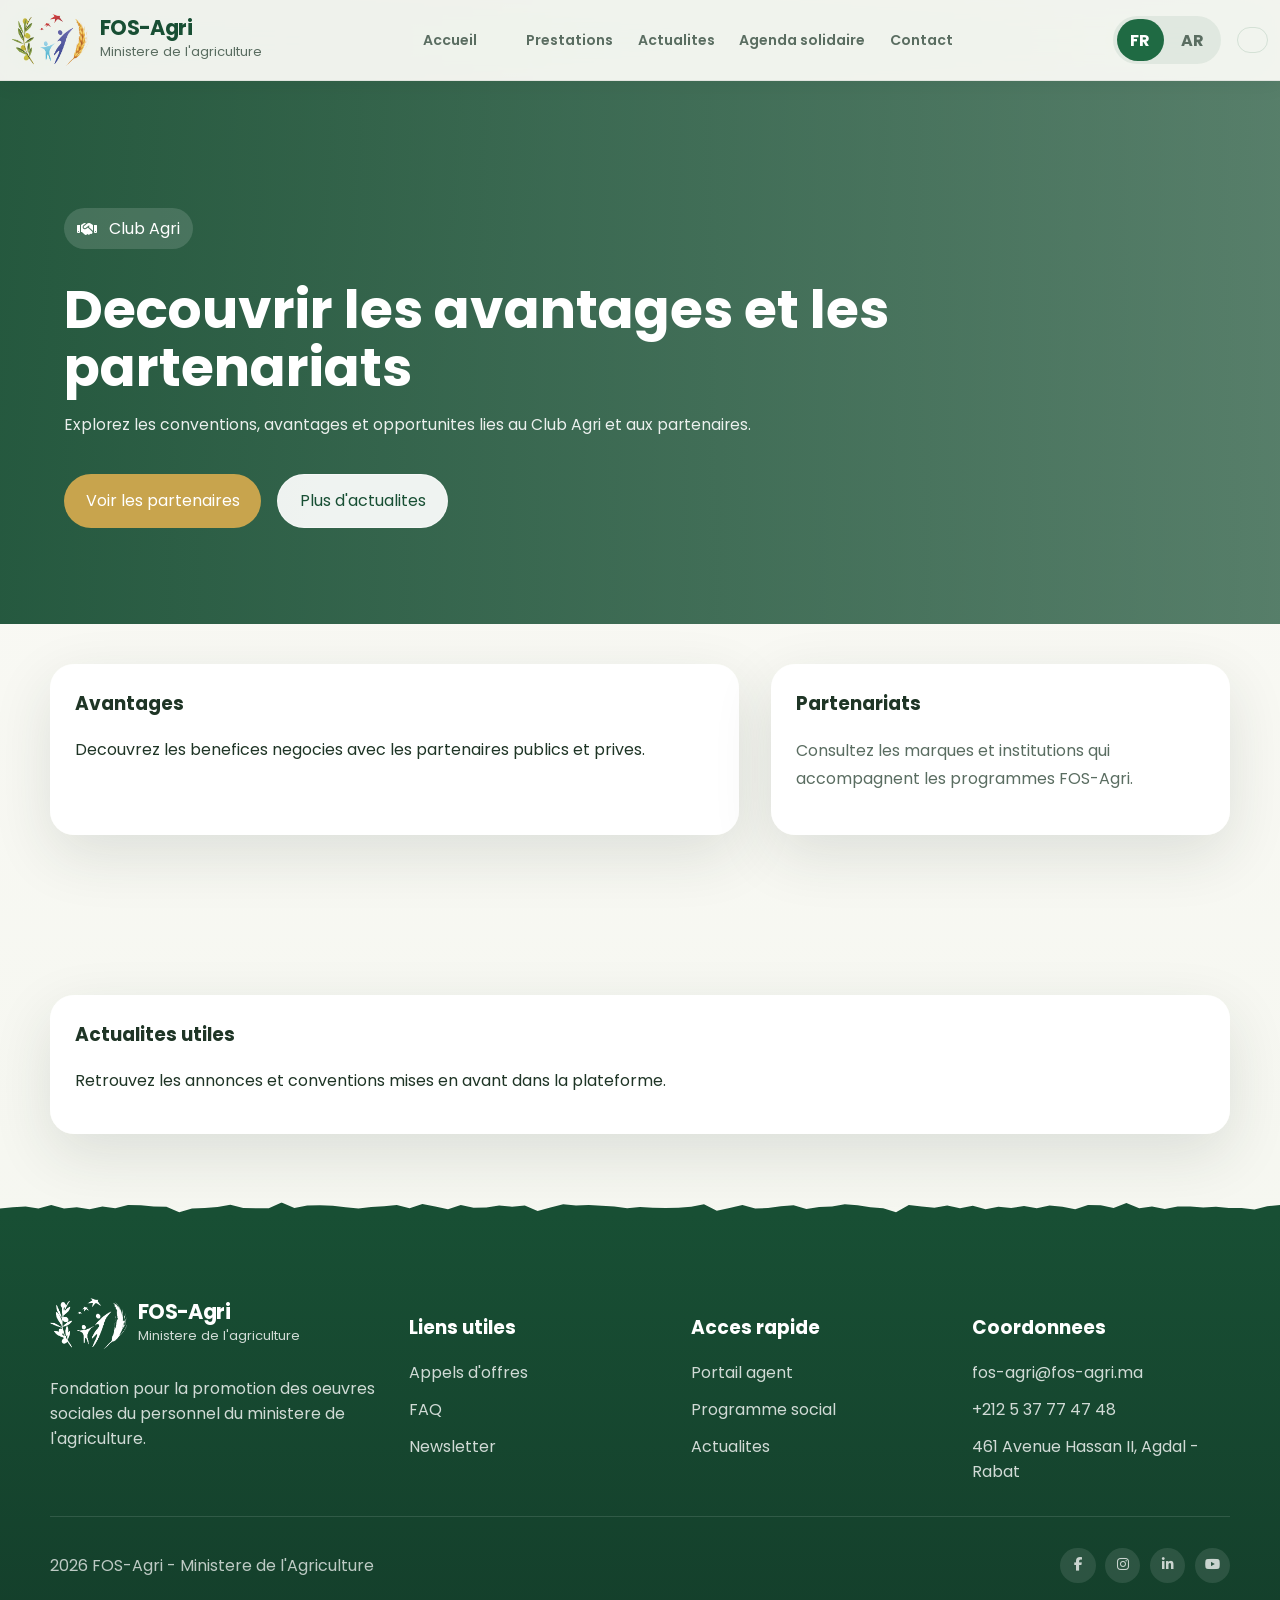
<file: club-agri.html>
<!doctype html>
<html lang="fr">

<head>
  <meta charset="utf-8" />
  <meta name="viewport" content="width=device-width, initial-scale=1" />
  <title>FOS-Agri | Club Agri</title>
  <link rel="preconnect" href="https://fonts.googleapis.com" />
  <link rel="preconnect" href="https://fonts.gstatic.com" crossorigin />
  <link
    href="https://fonts.googleapis.com/css2?family=Poppins:wght@400;500;600;700;800&family=Tajawal:wght@400;500;700;800&display=swap"
    rel="stylesheet" />
  <link rel="stylesheet" href="https://cdnjs.cloudflare.com/ajax/libs/font-awesome/6.5.2/css/all.min.css" />
  <link rel="stylesheet" href="assets/styles.css" />
</head>

<body class="service-page" data-page="special">
  <header class="site-header" id="top">
    <div class="container nav-shell">
      <a class="brand" href="index.html" aria-label="FOS-Agri accueil">
        <span class="brand-mark"><img src="logo.png" alt="Logo FOS-Agri" /></span>
        <span class="brand-copy"><strong>FOS-Agri</strong><small data-i18n="brand.subtitle"></small></span>
      </a>

      <nav class="site-nav" id="site-nav">
        <a href="index.html" data-i18n="nav.home"></a>
        <a href="index.html#about" data-i18n="nav.about"></a>
        <a href="index.html#services" data-i18n="nav.services"></a>
        <a href="index.html#news" data-i18n="nav.news"></a>
        <a href="index.html#events" data-i18n="nav.events"></a>
        <a href="index.html#contact" data-i18n="nav.contact"></a>

        <div class="mobile-nav-lang">
          <button class="lang-btn is-active" type="button" data-lang="fr">FR</button>
          <button class="lang-btn" type="button" data-lang="ar">AR</button>
        </div>
        <a class="member-link mobile-only" href="index.html#member-space" data-i18n="nav.memberSpace"></a>
      </nav>

      <div class="nav-actions">
        <div class="lang-toggle desktop-only" role="group" aria-label="Choix de langue">
          <button class="lang-btn is-active" type="button" data-lang="fr">FR</button>
          <button class="lang-btn" type="button" data-lang="ar">AR</button>
        </div>
        <a class="member-link desktop-only" href="index.html#member-space" data-i18n="nav.memberSpace"></a>
        <button class="menu-toggle" id="menu-toggle" aria-label="Menu" aria-expanded="false" aria-controls="site-nav">
          <i class="fa-solid fa-bars"></i>
        </button>
      </div>
    </div>
  </header>
  <main>
    <section class="hero service-hero">
      <div class="hero-media" aria-hidden="true"></div>
      <div class="container hero-content">
        <div class="service-meta"><i class="fa-solid fa-handshake"></i><span data-i18n="pages.club.kicker"></span></div>
        <h1 data-i18n="pages.club.title"></h1>
        <p class="hero-description" data-i18n="pages.club.intro"></p>
        <div class="hero-actions">
          <a class="btn btn-primary" href="index.html#partners" data-i18n="pages.club.cta"></a>
          <a class="btn btn-secondary" href="index.html#news" data-i18n="news.more"></a>
        </div>
      </div>
    </section>
    <section class="section">
      <div class="container service-layout">
        <article class="service-box">
          <h3 data-i18n="pages.club.card1Title"></h3>
          <p data-i18n="pages.club.card1Body"></p>
        </article>
        <aside class="service-summary">
          <h3 data-i18n="pages.club.card2Title"></h3>
          <p data-i18n="pages.club.card2Body"></p>
        </aside>
      </div>
    </section>
    <section class="section">
      <div class="container">
        <article class="service-box">
          <h3 data-i18n="pages.club.card3Title"></h3>
          <p data-i18n="pages.club.card3Body"></p>
        </article>
      </div>
    </section>
  </main>
  <footer class="site-footer">
    <div class="brush-sep footer-brush" aria-hidden="true">
      <svg viewBox="0 0 100 100" preserveAspectRatio="none" xmlns="http://www.w3.org/2000/svg" fill="#184f34">
        <path
          d="M 0 100 L 0 50 L 1 40.36490049988594 L 2 34.44433655609957 L 3 48.35497315208529 L 4 22.722887809371258 L 5 48.364725402877056 L 6 39.964219249131745 L 7 54.25485376888546 L 8 33.827011721308246 L 9 46.91245948506884 L 10 22.66393253878965 L 11 23.913716005165373 L 12 34.02516288018386 L 13 36.22059672103217 L 14 79.32409335975844 L 15 48.38770972667818 L 16 44.65289027020964 L 17 37.22518097540182 L 18 20.54959988326788 L 19 44.97055863051165 L 20 46.53817726039844 L 21 46.91144306549039 L 22 2.1428631010831865 L 23 46.01246573183019 L 24 26.360750480113488 L 25 24.023015935649717 L 26 27.56389855309072 L 27 39.83747051463037 L 28 48.275116222270064 L 29 37.765128355564215 L 30 32.240295871871076 L 31 21.521609841274252 L 32 47.884754671047276 L 33 14.054811416279144 L 34 33.91889592629689 L 35 54.569969972266705 L 36 21.09075503226927 L 37 43.19935749625289 L 38 40.840694272393264 L 39 26.675550818957557 L 40 34.67774136524008 L 41 24.863515219822162 L 42 69.66282509282223 L 43 41.51478414968612 L 44 16.52426114258853 L 45 25.33758197581063 L 46 22.264809524809024 L 47 27.21284990186264 L 48 33.90397910697699 L 49 47.592519021542515 L 50 36.632166945716506 L 51 44.275146897558976 L 52 44.93652076475844 L 53 43.58060416081045 L 54 34.771485966578766 L 55 16.00446275675111 L 56 66.3096751241408 L 57 45.62218799521918 L 58 22.812231534122173 L 59 49.7917075183495 L 60 45.59931827302343 L 61 32.30876911329173 L 62 24.31993934772516 L 63 53.31842147181679 L 64 37.86903757855229 L 65 33.38700519987802 L 66 15.501547439828336 L 67 23.66805463644396 L 68 40.25416379669095 L 69 47.322638110406714 L 70 79.32637538896606 L 71 22.344047411411832 L 72 33.55883367951025 L 73 44.22862170426519 L 74 25.908922764349775 L 75 47.26511267977661 L 76 27.16658320116941 L 77 55.24989540212764 L 78 36.32791636536575 L 79 46.148132588592304 L 80 29.682724571330507 L 81 46.78968337982814 L 82 24.814435083236095 L 83 34.8963619382767 L 84 55.02947108644307 L 85 21.66928033993591 L 86 23.128792332643105 L 87 44.924698177312656 L 88 5.409692976166518 L 89 47.462122508682 L 90 34.235048755749105 L 91 52.76468225293523 L 92 34.38364547832384 L 93 34.5543046921365 L 94 41.808278811034825 L 95 34.959701507602894 L 96 45.666312408625686 L 97 46.108291667103856 L 98 56.701936891509305 L 99 32.234891079711055 L 100 22.00992923999996 L 100 100 Z" />
      </svg>
    </div>
    <div class="container footer-grid" id="footer-links">
      <div>
        <a class="brand footer-brand" href="#top">
          <span class="brand-mark footer-brand-mark">
            <img src="logo.png" alt="Logo FOS-Agri" />
          </span>
          <span class="brand-copy">
            <strong>FOS-Agri</strong>
            <small data-i18n="brand.subtitle"></small>
          </span>
        </a>
        <p class="footer-copy" data-i18n="footer.about"></p>
      </div>
      <div>
        <h3 data-i18n="footer.usefulTitle"></h3>
        <ul class="footer-links">
          <li><a href="#" data-i18n="footer.useful1"></a></li>
          <li><a href="#" data-i18n="footer.useful2"></a></li>
          <li><a href="#" data-i18n="footer.useful3"></a></li>
        </ul>
      </div>
      <div>
        <h3 data-i18n="footer.quickTitle"></h3>
        <ul class="footer-links">
          <li><a href="index.html#member-space" data-i18n="footer.quick1"></a></li>
          <li><a href="index.html#services" data-i18n="footer.quick2"></a></li>
          <li><a href="index.html#news" data-i18n="footer.quick3"></a></li>
        </ul>
      </div>
      <div>
        <h3 data-i18n="footer.contactTitle"></h3>
        <ul class="footer-links">
          <li><a href="mailto:fos-agri@fos-agri.ma">fos-agri@fos-agri.ma</a></li>
          <li><a href="tel:+212537774748"><span data-i18n="contact.phone1"></span></a></li>
          <li><span data-i18n="contact.address"></span></li>
        </ul>
      </div>
    </div>
    <div class="container footer-bottom">
      <p data-i18n="footer.copy"></p>
      <div class="footer-social">
        <a href="#" class="footer-social-link" aria-label="Facebook"><i class="fa-brands fa-facebook-f"></i></a>
        <a href="#" class="footer-social-link" aria-label="Instagram"><i class="fa-brands fa-instagram"></i></a>
        <a href="#" class="footer-social-link" aria-label="LinkedIn"><i class="fa-brands fa-linkedin-in"></i></a>
        <a href="#" class="footer-social-link" aria-label="YouTube"><i class="fa-brands fa-youtube"></i></a>
      </div>
    </div>
  </footer>
  <script src="assets/data.js"></script>
  <script src="assets/app.js"></script>
</body>

</html>
</file>
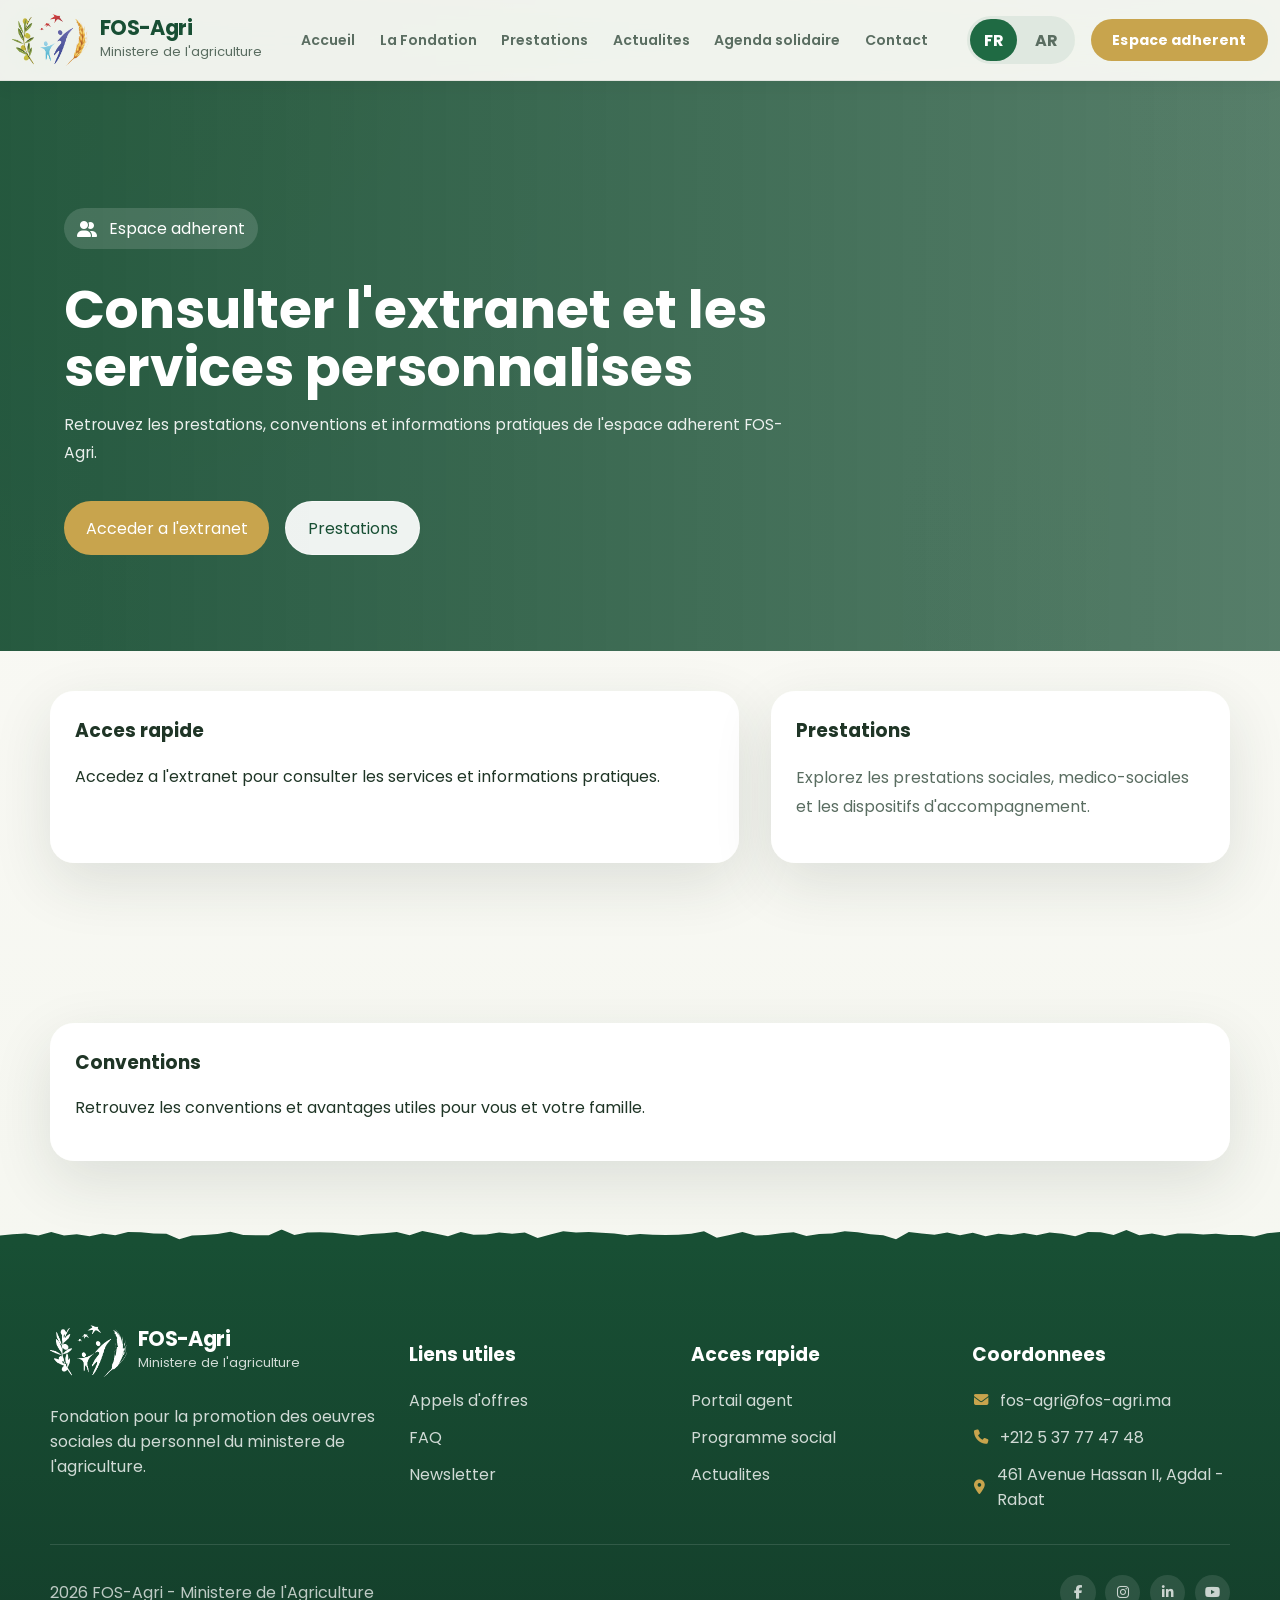
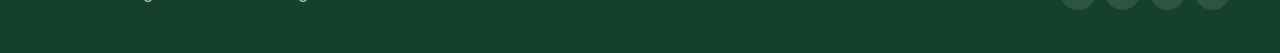
<file: espace-adherent.html>
<!doctype html>
<html lang="fr">

<head>
  <meta charset="utf-8" />
  <meta name="viewport" content="width=device-width, initial-scale=1" />
  <title>FOS-Agri | Espace adherent</title>
  <link rel="preconnect" href="https://fonts.googleapis.com" />
  <link rel="preconnect" href="https://fonts.gstatic.com" crossorigin />
  <link
    href="https://fonts.googleapis.com/css2?family=Poppins:wght@400;500;600;700;800&family=Tajawal:wght@400;500;700;800&display=swap"
    rel="stylesheet" />
  <link rel="stylesheet" href="https://cdnjs.cloudflare.com/ajax/libs/font-awesome/6.5.2/css/all.min.css" />
  <link rel="stylesheet" href="assets/styles.css" />
</head>

<body class="service-page" data-page="special">
  <header class="site-header" id="top">
    <div class="container nav-shell">
      <a class="brand" href="index.html" aria-label="FOS-Agri accueil">
        <span class="brand-mark"><img src="logo.png" alt="Logo FOS-Agri" /></span>
        <span class="brand-copy"><strong>FOS-Agri</strong><small data-i18n="brand.subtitle"></small></span>
      </a>

      <button class="menu-toggle" type="button" aria-expanded="false" aria-controls="site-menu"
        aria-label="Ouvrir le menu">
        <span class="burger-box">
          <span class="burger-inner"></span>
        </span>
      </button>

      <nav class="site-nav" id="site-menu" aria-label="Navigation principale">
        <a href="index.html" data-i18n="nav.home"></a>
        <a href="index.html#about" data-i18n="nav.foundation"></a>
        <a href="index.html#services" data-i18n="nav.services"></a>
        <a href="index.html#news" data-i18n="nav.news"></a>
        <a href="index.html#events" data-i18n="nav.events"></a>
        <a href="index.html#contact" data-i18n="nav.contact"></a>
        <a class="member-link mobile-only btn-cta-nav" href="index.html#member-space" data-i18n="nav.member"></a>
        <div class="lang-toggle mobile-nav-lang" role="group" aria-label="Choix de langue">
          <button class="lang-btn is-active" type="button" data-lang="fr">FR</button>
          <button class="lang-btn" type="button" data-lang="ar">AR</button>
        </div>
      </nav>

      <div class="nav-actions">
        <div class="lang-toggle desktop-only" role="group" aria-label="Choix de langue">
          <button class="lang-btn is-active" type="button" data-lang="fr">FR</button>
          <button class="lang-btn" type="button" data-lang="ar">AR</button>
        </div>
        <a class="btn-cta-nav desktop-only" href="index.html#member-space" data-i18n="nav.member"></a>
      </div>
    </div>
  </header>
  <main>
    <section class="hero service-hero">
      <div class="hero-media" aria-hidden="true"></div>
      <div class="container hero-content">
        <div class="service-meta"><i class="fa-solid fa-user-group"></i><span data-i18n="pages.adherent.kicker"></span>
        </div>
        <h1 data-i18n="pages.adherent.title"></h1>
        <p class="hero-description" data-i18n="pages.adherent.intro"></p>
        <div class="hero-actions">
          <a class="btn btn-primary" href="#" data-i18n="pages.adherent.cta"></a>
          <a class="btn btn-secondary" href="index.html#services" data-i18n="nav.services"></a>
        </div>
      </div>
    </section>
    <section class="section">
      <div class="container service-layout">
        <article class="service-box">
          <h3 data-i18n="pages.adherent.card1Title"></h3>
          <p data-i18n="pages.adherent.card1Body"></p>
        </article>
        <aside class="service-summary">
          <h3 data-i18n="pages.adherent.card2Title"></h3>
          <p data-i18n="pages.adherent.card2Body"></p>
        </aside>
      </div>
    </section>
    <section class="section">
      <div class="container">
        <article class="service-box">
          <h3 data-i18n="pages.adherent.card3Title"></h3>
          <p data-i18n="pages.adherent.card3Body"></p>
        </article>
      </div>
    </section>
  </main>
  <footer class="site-footer">
    <div class="brush-sep footer-brush" aria-hidden="true">
      <svg viewBox="0 0 100 100" preserveAspectRatio="none" xmlns="http://www.w3.org/2000/svg" fill="#184f34">
        <path
          d="M 0 100 L 0 50 L 1 40.36490049988594 L 2 34.44433655609957 L 3 48.35497315208529 L 4 22.722887809371258 L 5 48.364725402877056 L 6 39.964219249131745 L 7 54.25485376888546 L 8 33.827011721308246 L 9 46.91245948506884 L 10 22.66393253878965 L 11 23.913716005165373 L 12 34.02516288018386 L 13 36.22059672103217 L 14 79.32409335975844 L 15 48.38770972667818 L 16 44.65289027020964 L 17 37.22518097540182 L 18 20.54959988326788 L 19 44.97055863051165 L 20 46.53817726039844 L 21 46.91144306549039 L 22 2.1428631010831865 L 23 46.01246573183019 L 24 26.360750480113488 L 25 24.023015935649717 L 26 27.56389855309072 L 27 39.83747051463037 L 28 48.275116222270064 L 29 37.765128355564215 L 30 32.240295871871076 L 31 21.521609841274252 L 32 47.884754671047276 L 33 14.054811416279144 L 34 33.91889592629689 L 35 54.569969972266705 L 36 21.09075503226927 L 37 43.19935749625289 L 38 40.840694272393264 L 39 26.675550818957557 L 40 34.67774136524008 L 41 24.863515219822162 L 42 69.66282509282223 L 43 41.51478414968612 L 44 16.52426114258853 L 45 25.33758197581063 L 46 22.264809524809024 L 47 27.21284990186264 L 48 33.90397910697699 L 49 47.592519021542515 L 50 36.632166945716506 L 51 44.275146897558976 L 52 44.93652076475844 L 53 43.58060416081045 L 54 34.771485966578766 L 55 16.00446275675111 L 56 66.3096751241408 L 57 45.62218799521918 L 58 22.812231534122173 L 59 49.7917075183495 L 60 45.59931827302343 L 61 32.30876911329173 L 62 24.31993934772516 L 63 53.31842147181679 L 64 37.86903757855229 L 65 33.38700519987802 L 66 15.501547439828336 L 67 23.66805463644396 L 68 40.25416379669095 L 69 47.322638110406714 L 70 79.32637538896606 L 71 22.344047411411832 L 72 33.55883367951025 L 73 44.22862170426519 L 74 25.908922764349775 L 75 47.26511267977661 L 76 27.16658320116941 L 77 55.24989540212764 L 78 36.32791636536575 L 79 46.148132588592304 L 80 29.682724571330507 L 81 46.78968337982814 L 82 24.814435083236095 L 83 34.8963619382767 L 84 55.02947108644307 L 85 21.66928033993591 L 86 23.128792332643105 L 87 44.924698177312656 L 88 5.409692976166518 L 89 47.462122508682 L 90 34.235048755749105 L 91 52.76468225293523 L 92 34.38364547832384 L 93 34.5543046921365 L 94 41.808278811034825 L 95 34.959701507602894 L 96 45.666312408625686 L 97 46.108291667103856 L 98 56.701936891509305 L 99 32.234891079711055 L 100 22.00992923999996 L 100 100 Z" />
      </svg>
    </div>
    <div class="container footer-grid" id="footer-links">
      <div>
        <a class="brand footer-brand" href="#top">
          <span class="brand-mark footer-brand-mark">
            <img src="logo.png" alt="Logo FOS-Agri" />
          </span>
          <span class="brand-copy">
            <strong>FOS-Agri</strong>
            <small data-i18n="brand.subtitle"></small>
          </span>
        </a>
        <p class="footer-copy" data-i18n="footer.about"></p>
      </div>
      <div>
        <h3 data-i18n="footer.usefulTitle"></h3>
        <ul class="footer-links">
          <li><a href="#" data-i18n="footer.useful1"></a></li>
          <li><a href="#" data-i18n="footer.useful2"></a></li>
          <li><a href="#" data-i18n="footer.useful3"></a></li>
        </ul>
      </div>
      <div>
        <h3 data-i18n="footer.quickTitle"></h3>
        <ul class="footer-links">
          <li><a href="index.html#member-space" data-i18n="footer.quick1"></a></li>
          <li><a href="index.html#services" data-i18n="footer.quick2"></a></li>
          <li><a href="index.html#news" data-i18n="footer.quick3"></a></li>
        </ul>
      </div>
      <div>
        <h3 data-i18n="footer.contactTitle"></h3>
        <ul class="footer-links">
          <li>
            <a href="mailto:fos-agri@fos-agri.ma">
              <i class="fa-solid fa-envelope"></i>
              fos-agri@fos-agri.ma
            </a>
          </li>
          <li>
            <a href="tel:+212537774748">
              <i class="fa-solid fa-phone"></i>
              <span data-i18n="contact.phone1"></span>
            </a>
          </li>
          <li>
            <a href="https://maps.app.goo.gl/mUGT2XwCk56UjA5KA" target="_blank">
              <i class="fa-solid fa-location-dot"></i>
              <span data-i18n="contact.address"></span>
            </a>
          </li>
        </ul>
      </div>
    </div>
    <div class="container footer-bottom">
      <p data-i18n="footer.copy"></p>
      <div class="footer-social">
        <a href="https://www.facebook.com/FOS.Agri" target="_blank" class="footer-social-link" aria-label="Facebook"><i
            class="fa-brands fa-facebook-f"></i></a>
        <a href="https://www.instagram.com/fos.agri/" target="_blank" class="footer-social-link"
          aria-label="Instagram"><i class="fa-brands fa-instagram"></i></a>
        <a href="https://www.linkedin.com/in/fosagri/" target="_blank" class="footer-social-link"
          aria-label="LinkedIn"><i class="fa-brands fa-linkedin-in"></i></a>
        <a href="https://www.youtube.com/@FOSAgri" target="_blank" class="footer-social-link" aria-label="YouTube"><i
            class="fa-brands fa-youtube"></i></a>
      </div>
    </div>
  </footer>
  <script src="assets/data.js"></script>
  <script src="assets/app.js"></script>
</body>

</html>
</file>
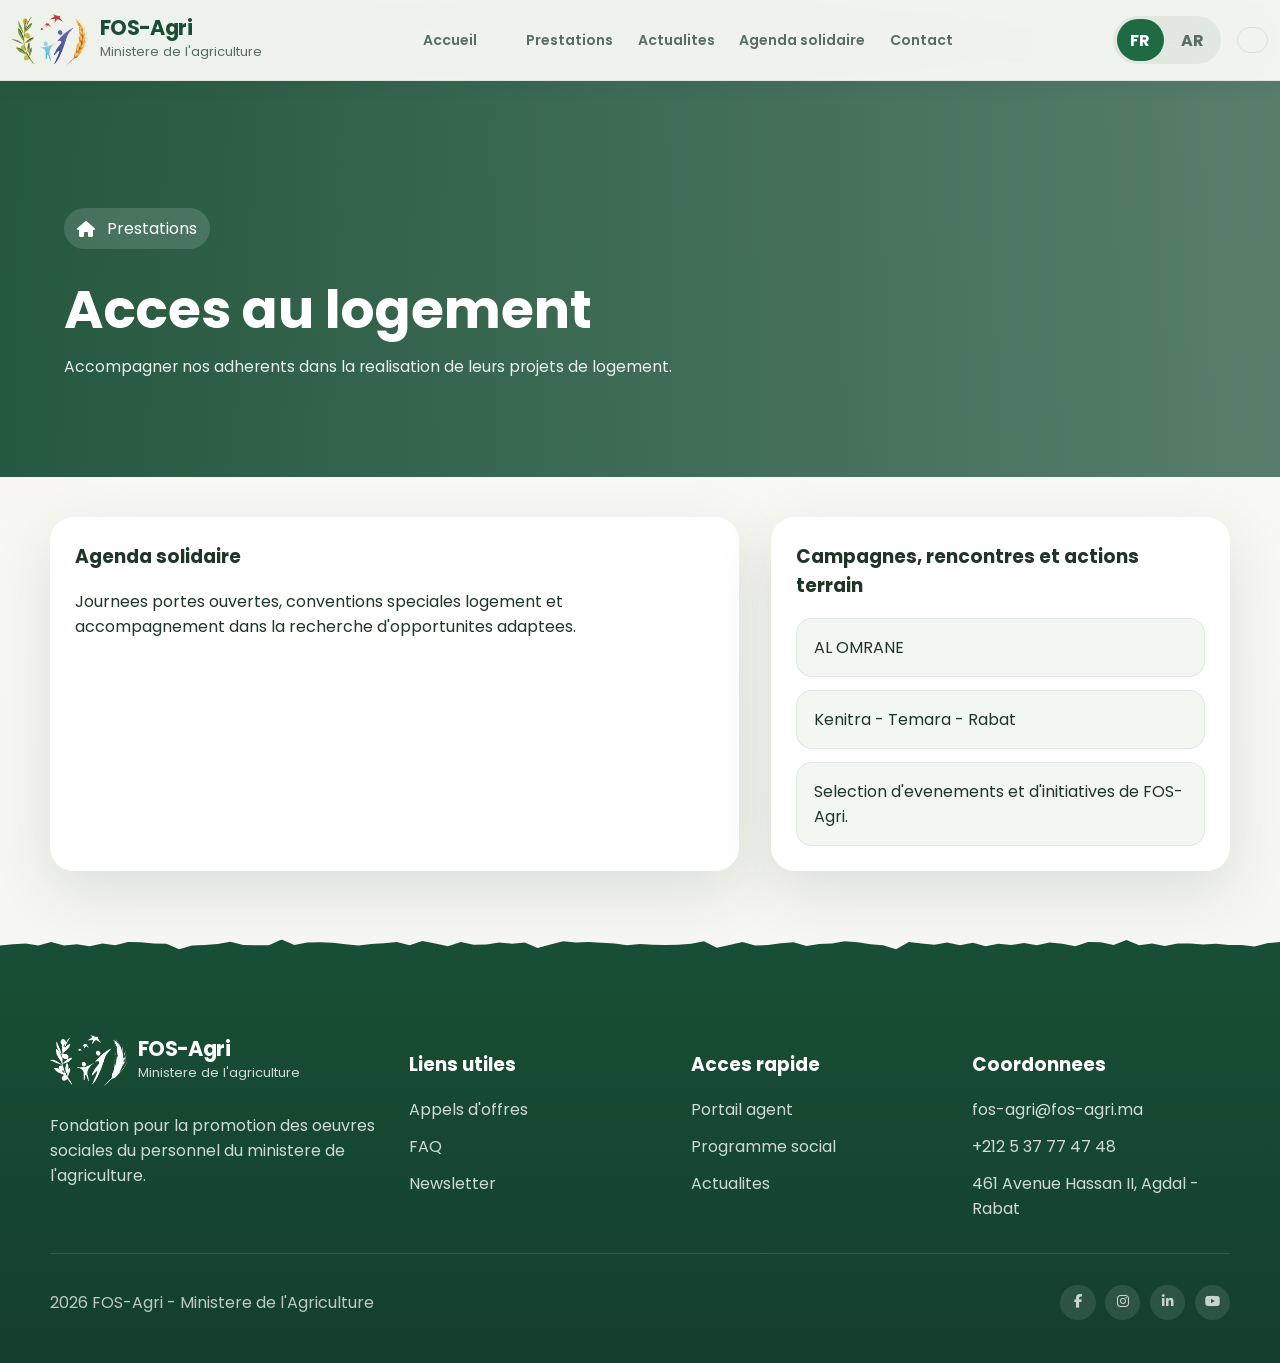
<file: services/acces-logement.html>
<!doctype html>
<html lang="fr">

<head>
  <meta charset="utf-8" />
  <meta name="viewport" content="width=device-width, initial-scale=1" />
  <title>FOS-Agri | Acces au logement</title>
  <link rel="preconnect" href="https://fonts.googleapis.com" />
  <link rel="preconnect" href="https://fonts.gstatic.com" crossorigin />
  <link
    href="https://fonts.googleapis.com/css2?family=Poppins:wght@400;500;600;700;800&family=Tajawal:wght@400;500;700;800&display=swap"
    rel="stylesheet" />
  <link rel="stylesheet" href="https://cdnjs.cloudflare.com/ajax/libs/font-awesome/6.5.2/css/all.min.css" />
  <link rel="stylesheet" href="../assets/styles.css" />
</head>

<body class="service-page" data-page="service" data-service="logement">
  <header class="site-header">
    <div class="container nav-shell">
      <a class="brand" href="../index.html" aria-label="FOS-Agri accueil">
        <span class="brand-mark"><img src="../logo.png" alt="Logo FOS-Agri" /></span>
        <span class="brand-copy"><strong>FOS-Agri</strong><small data-i18n="brand.subtitle"></small></span>
      </a>

      <nav class="site-nav" id="site-nav">
        <a href="../index.html" data-i18n="nav.home"></a>
        <a href="../index.html#about" data-i18n="nav.about"></a>
        <a href="../index.html#services" data-i18n="nav.services"></a>
        <a href="../index.html#news" data-i18n="nav.news"></a>
        <a href="../index.html#events" data-i18n="nav.events"></a>
        <a href="../index.html#contact" data-i18n="nav.contact"></a>

        <div class="mobile-nav-lang">
          <button class="lang-btn is-active" type="button" data-lang="fr">FR</button>
          <button class="lang-btn" type="button" data-lang="ar">AR</button>
        </div>
        <a class="member-link mobile-only" href="../index.html#member-space" data-i18n="nav.memberSpace"></a>
      </nav>

      <div class="nav-actions">
        <div class="lang-toggle desktop-only" role="group" aria-label="Choix de langue">
          <button class="lang-btn is-active" type="button" data-lang="fr">FR</button>
          <button class="lang-btn" type="button" data-lang="ar">AR</button>
        </div>
        <a class="member-link desktop-only" href="../index.html#member-space" data-i18n="nav.memberSpace"></a>
        <button class="menu-toggle" id="menu-toggle" aria-label="Menu" aria-expanded="false" aria-controls="site-nav">
          <i class="fa-solid fa-bars"></i>
        </button>
      </div>
    </div>
  </header>
  <main>
    <section class="hero service-hero">
      <div class="hero-media" aria-hidden="true"></div>
      <div class="container hero-content">
        <div class="service-meta"><i id="service-icon" class="fa-solid fa-house"></i><span
            data-i18n="services.tag"></span></div>
        <h1 id="service-title"></h1>
        <p class="hero-description" id="service-description"></p>
      </div>
    </section>
    <section class="section">
      <div class="container service-layout">
        <article class="service-box">
          <h3 data-i18n="events.tag"></h3>
          <p id="service-detail"></p>
        </article>
        <aside class="service-summary">
          <h3 data-i18n="events.title"></h3>
          <ul class="service-list">
            <li>AL OMRANE</li>
            <li>Kenitra - Temara - Rabat</li>
            <li><a href="../index.html#events" data-i18n="events.subtitle"></a></li>
          </ul>
        </aside>
      </div>
    </section>
  </main>
  <footer class="site-footer">
    <div class="brush-sep footer-brush" aria-hidden="true">
      <svg viewBox="0 0 100 100" preserveAspectRatio="none" xmlns="http://www.w3.org/2000/svg" fill="#184f34">
        <path
          d="M 0 100 L 0 50 L 1 40.36490049988594 L 2 34.44433655609957 L 3 48.35497315208529 L 4 22.722887809371258 L 5 48.364725402877056 L 6 39.964219249131745 L 7 54.25485376888546 L 8 33.827011721308246 L 9 46.91245948506884 L 10 22.66393253878965 L 11 23.913716005165373 L 12 34.02516288018386 L 13 36.22059672103217 L 14 79.32409335975844 L 15 48.38770972667818 L 16 44.65289027020964 L 17 37.22518097540182 L 18 20.54959988326788 L 19 44.97055863051165 L 20 46.53817726039844 L 21 46.91144306549039 L 22 2.1428631010831865 L 23 46.01246573183019 L 24 26.360750480113488 L 25 24.023015935649717 L 26 27.56389855309072 L 27 39.83747051463037 L 28 48.275116222270064 L 29 37.765128355564215 L 30 32.240295871871076 L 31 21.521609841274252 L 32 47.884754671047276 L 33 14.054811416279144 L 34 33.91889592629689 L 35 54.569969972266705 L 36 21.09075503226927 L 37 43.19935749625289 L 38 40.840694272393264 L 39 26.675550818957557 L 40 34.67774136524008 L 41 24.863515219822162 L 42 69.66282509282223 L 43 41.51478414968612 L 44 16.52426114258853 L 45 25.33758197581063 L 46 22.264809524809024 L 47 27.21284990186264 L 48 33.90397910697699 L 49 47.592519021542515 L 50 36.632166945716506 L 51 44.275146897558976 L 52 44.93652076475844 L 53 43.58060416081045 L 54 34.771485966578766 L 55 16.00446275675111 L 56 66.3096751241408 L 57 45.62218799521918 L 58 22.812231534122173 L 59 49.7917075183495 L 60 45.59931827302343 L 61 32.30876911329173 L 62 24.31993934772516 L 63 53.31842147181679 L 64 37.86903757855229 L 65 33.38700519987802 L 66 15.501547439828336 L 67 23.66805463644396 L 68 40.25416379669095 L 69 47.322638110406714 L 70 79.32637538896606 L 71 22.344047411411832 L 72 33.55883367951025 L 73 44.22862170426519 L 74 25.908922764349775 L 75 47.26511267977661 L 76 27.16658320116941 L 77 55.24989540212764 L 78 36.32791636536575 L 79 46.148132588592304 L 80 29.682724571330507 L 81 46.78968337982814 L 82 24.814435083236095 L 83 34.8963619382767 L 84 55.02947108644307 L 85 21.66928033993591 L 86 23.128792332643105 L 87 44.924698177312656 L 88 5.409692976166518 L 89 47.462122508682 L 90 34.235048755749105 L 91 52.76468225293523 L 92 34.38364547832384 L 93 34.5543046921365 L 94 41.808278811034825 L 95 34.959701507602894 L 96 45.666312408625686 L 97 46.108291667103856 L 98 56.701936891509305 L 99 32.234891079711055 L 100 22.00992923999996 L 100 100 Z" />
      </svg>
    </div>
    <div class="container footer-grid" id="footer-links">
      <div>
        <a class="brand footer-brand" href="#top">
          <span class="brand-mark footer-brand-mark">
            <img src="../logo.png" alt="Logo FOS-Agri" />
          </span>
          <span class="brand-copy">
            <strong>FOS-Agri</strong>
            <small data-i18n="brand.subtitle"></small>
          </span>
        </a>
        <p class="footer-copy" data-i18n="footer.about"></p>
      </div>
      <div>
        <h3 data-i18n="footer.usefulTitle"></h3>
        <ul class="footer-links">
          <li><a href="#" data-i18n="footer.useful1"></a></li>
          <li><a href="#" data-i18n="footer.useful2"></a></li>
          <li><a href="#" data-i18n="footer.useful3"></a></li>
        </ul>
      </div>
      <div>
        <h3 data-i18n="footer.quickTitle"></h3>
        <ul class="footer-links">
          <li><a href="../index.html#member-space" data-i18n="footer.quick1"></a></li>
          <li><a href="../index.html#services" data-i18n="footer.quick2"></a></li>
          <li><a href="../index.html#news" data-i18n="footer.quick3"></a></li>
        </ul>
      </div>
      <div>
        <h3 data-i18n="footer.contactTitle"></h3>
        <ul class="footer-links">
          <li><a href="mailto:fos-agri@fos-agri.ma">fos-agri@fos-agri.ma</a></li>
          <li><a href="tel:+212537774748"><span data-i18n="contact.phone1"></span></a></li>
          <li><span data-i18n="contact.address"></span></li>
        </ul>
      </div>
    </div>
    <div class="container footer-bottom">
      <p data-i18n="footer.copy"></p>
      <div class="footer-social">
        <a href="#" class="footer-social-link" aria-label="Facebook"><i class="fa-brands fa-facebook-f"></i></a>
        <a href="#" class="footer-social-link" aria-label="Instagram"><i class="fa-brands fa-instagram"></i></a>
        <a href="#" class="footer-social-link" aria-label="LinkedIn"><i class="fa-brands fa-linkedin-in"></i></a>
        <a href="#" class="footer-social-link" aria-label="YouTube"><i class="fa-brands fa-youtube"></i></a>
      </div>
    </div>
  </footer>
  <script src="../assets/data.js"></script>
  <script src="../assets/app.js"></script>
</body>

</html>
</file>
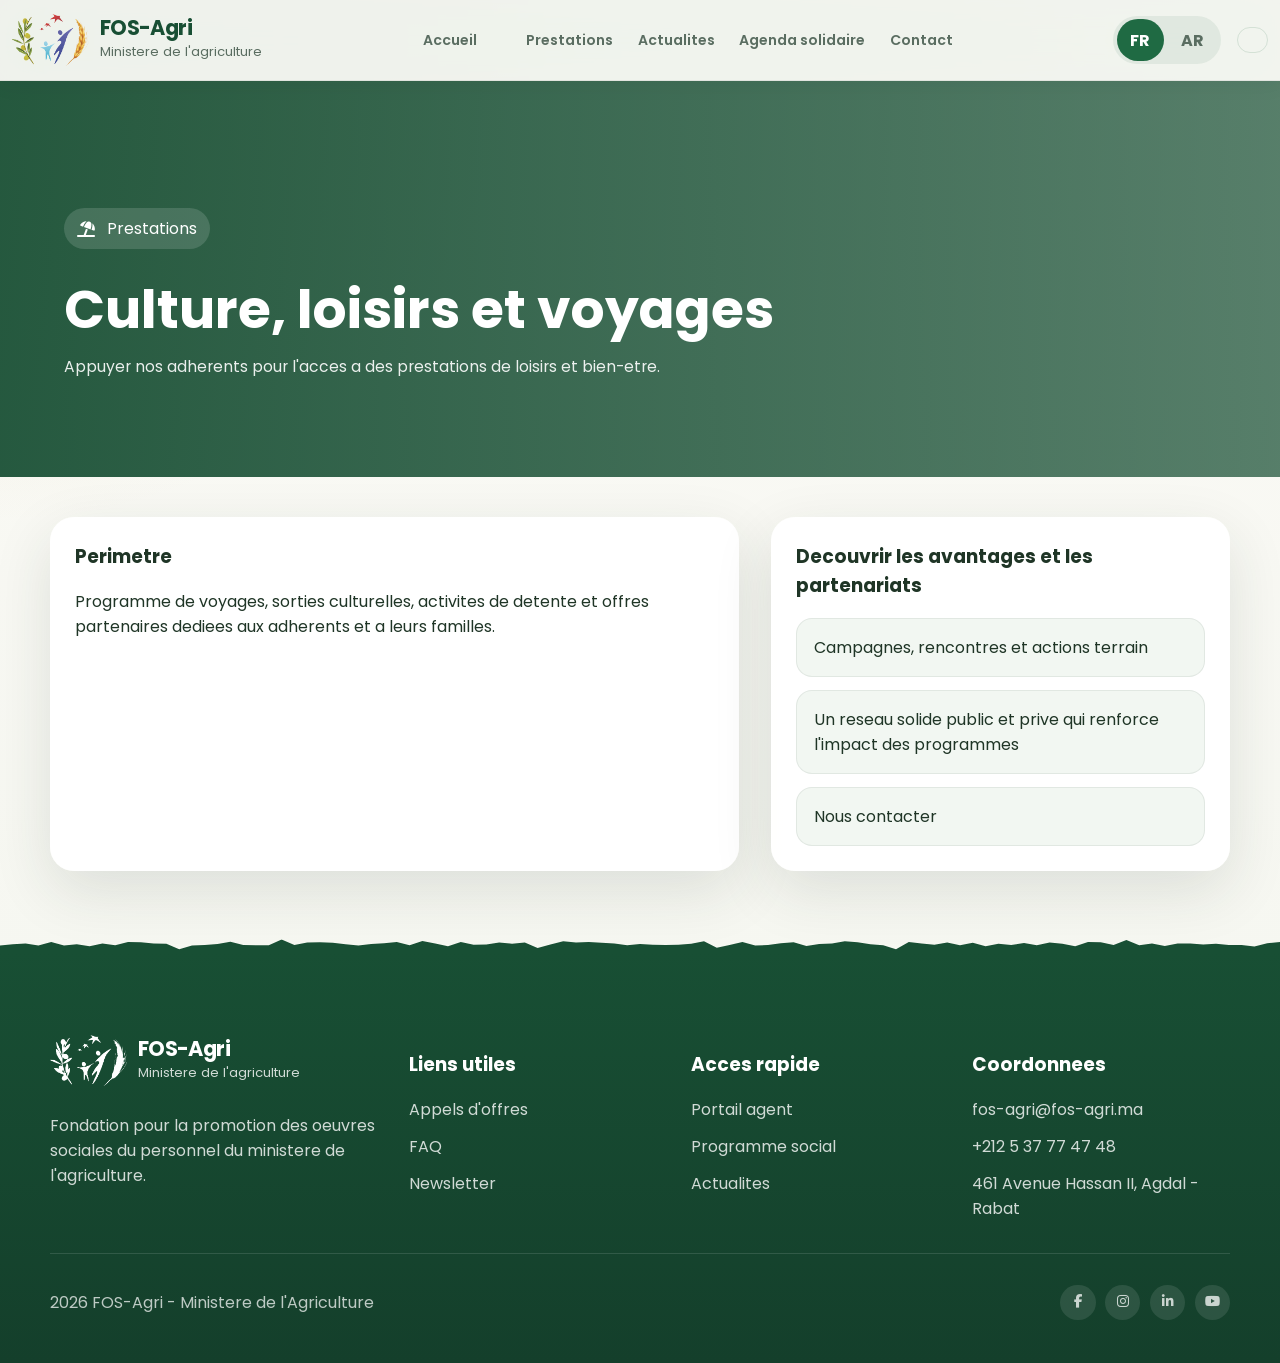
<file: services/culture-loisirs-voyages.html>
<!doctype html>
<html lang="fr">

<head>
  <meta charset="utf-8" />
  <meta name="viewport" content="width=device-width, initial-scale=1" />
  <title>FOS-Agri | Culture, loisirs et voyages</title>
  <link rel="preconnect" href="https://fonts.googleapis.com" />
  <link rel="preconnect" href="https://fonts.gstatic.com" crossorigin />
  <link
    href="https://fonts.googleapis.com/css2?family=Poppins:wght@400;500;600;700;800&family=Tajawal:wght@400;500;700;800&display=swap"
    rel="stylesheet" />
  <link rel="stylesheet" href="https://cdnjs.cloudflare.com/ajax/libs/font-awesome/6.5.2/css/all.min.css" />
  <link rel="stylesheet" href="../assets/styles.css" />
</head>

<body class="service-page" data-page="service" data-service="culture">
  <header class="site-header">
    <div class="container nav-shell">
      <a class="brand" href="../index.html" aria-label="FOS-Agri accueil">
        <span class="brand-mark"><img src="../logo.png" alt="Logo FOS-Agri" /></span>
        <span class="brand-copy"><strong>FOS-Agri</strong><small data-i18n="brand.subtitle"></small></span>
      </a>

      <nav class="site-nav" id="site-nav">
        <a href="../index.html" data-i18n="nav.home"></a>
        <a href="../index.html#about" data-i18n="nav.about"></a>
        <a href="../index.html#services" data-i18n="nav.services"></a>
        <a href="../index.html#news" data-i18n="nav.news"></a>
        <a href="../index.html#events" data-i18n="nav.events"></a>
        <a href="../index.html#contact" data-i18n="nav.contact"></a>

        <div class="mobile-nav-lang">
          <button class="lang-btn is-active" type="button" data-lang="fr">FR</button>
          <button class="lang-btn" type="button" data-lang="ar">AR</button>
        </div>
        <a class="member-link mobile-only" href="../index.html#member-space" data-i18n="nav.memberSpace"></a>
      </nav>

      <div class="nav-actions">
        <div class="lang-toggle desktop-only" role="group" aria-label="Choix de langue">
          <button class="lang-btn is-active" type="button" data-lang="fr">FR</button>
          <button class="lang-btn" type="button" data-lang="ar">AR</button>
        </div>
        <a class="member-link desktop-only" href="../index.html#member-space" data-i18n="nav.memberSpace"></a>
        <button class="menu-toggle" id="menu-toggle" aria-label="Menu" aria-expanded="false" aria-controls="site-nav">
          <i class="fa-solid fa-bars"></i>
        </button>
      </div>
    </div>
  </header>
  <main>
    <section class="hero service-hero">
      <div class="hero-media" aria-hidden="true"></div>
      <div class="container hero-content">
        <div class="service-meta"><i id="service-icon" class="fa-solid fa-umbrella-beach"></i><span
            data-i18n="services.tag"></span></div>
        <h1 id="service-title"></h1>
        <p class="hero-description" id="service-description"></p>
      </div>
    </section>
    <section class="section">
      <div class="container service-layout">
        <article class="service-box">
          <h3 data-i18n="about.scopeTitle"></h3>
          <p id="service-detail"></p>
        </article>
        <aside class="service-summary">
          <h3 data-i18n="member.clubTitle"></h3>
          <ul class="service-list">
            <li><a href="../index.html#events" data-i18n="events.title"></a></li>
            <li><a href="../index.html#partners" data-i18n="partners.title"></a></li>
            <li><a href="../index.html#contact" data-i18n="hero.ctaContact"></a></li>
          </ul>
        </aside>
      </div>
    </section>
  </main>
  <footer class="site-footer">
    <div class="brush-sep footer-brush" aria-hidden="true">
      <svg viewBox="0 0 100 100" preserveAspectRatio="none" xmlns="http://www.w3.org/2000/svg" fill="#184f34">
        <path
          d="M 0 100 L 0 50 L 1 40.36490049988594 L 2 34.44433655609957 L 3 48.35497315208529 L 4 22.722887809371258 L 5 48.364725402877056 L 6 39.964219249131745 L 7 54.25485376888546 L 8 33.827011721308246 L 9 46.91245948506884 L 10 22.66393253878965 L 11 23.913716005165373 L 12 34.02516288018386 L 13 36.22059672103217 L 14 79.32409335975844 L 15 48.38770972667818 L 16 44.65289027020964 L 17 37.22518097540182 L 18 20.54959988326788 L 19 44.97055863051165 L 20 46.53817726039844 L 21 46.91144306549039 L 22 2.1428631010831865 L 23 46.01246573183019 L 24 26.360750480113488 L 25 24.023015935649717 L 26 27.56389855309072 L 27 39.83747051463037 L 28 48.275116222270064 L 29 37.765128355564215 L 30 32.240295871871076 L 31 21.521609841274252 L 32 47.884754671047276 L 33 14.054811416279144 L 34 33.91889592629689 L 35 54.569969972266705 L 36 21.09075503226927 L 37 43.19935749625289 L 38 40.840694272393264 L 39 26.675550818957557 L 40 34.67774136524008 L 41 24.863515219822162 L 42 69.66282509282223 L 43 41.51478414968612 L 44 16.52426114258853 L 45 25.33758197581063 L 46 22.264809524809024 L 47 27.21284990186264 L 48 33.90397910697699 L 49 47.592519021542515 L 50 36.632166945716506 L 51 44.275146897558976 L 52 44.93652076475844 L 53 43.58060416081045 L 54 34.771485966578766 L 55 16.00446275675111 L 56 66.3096751241408 L 57 45.62218799521918 L 58 22.812231534122173 L 59 49.7917075183495 L 60 45.59931827302343 L 61 32.30876911329173 L 62 24.31993934772516 L 63 53.31842147181679 L 64 37.86903757855229 L 65 33.38700519987802 L 66 15.501547439828336 L 67 23.66805463644396 L 68 40.25416379669095 L 69 47.322638110406714 L 70 79.32637538896606 L 71 22.344047411411832 L 72 33.55883367951025 L 73 44.22862170426519 L 74 25.908922764349775 L 75 47.26511267977661 L 76 27.16658320116941 L 77 55.24989540212764 L 78 36.32791636536575 L 79 46.148132588592304 L 80 29.682724571330507 L 81 46.78968337982814 L 82 24.814435083236095 L 83 34.8963619382767 L 84 55.02947108644307 L 85 21.66928033993591 L 86 23.128792332643105 L 87 44.924698177312656 L 88 5.409692976166518 L 89 47.462122508682 L 90 34.235048755749105 L 91 52.76468225293523 L 92 34.38364547832384 L 93 34.5543046921365 L 94 41.808278811034825 L 95 34.959701507602894 L 96 45.666312408625686 L 97 46.108291667103856 L 98 56.701936891509305 L 99 32.234891079711055 L 100 22.00992923999996 L 100 100 Z" />
      </svg>
    </div>
    <div class="container footer-grid" id="footer-links">
      <div>
        <a class="brand footer-brand" href="#top">
          <span class="brand-mark footer-brand-mark">
            <img src="../logo.png" alt="Logo FOS-Agri" />
          </span>
          <span class="brand-copy">
            <strong>FOS-Agri</strong>
            <small data-i18n="brand.subtitle"></small>
          </span>
        </a>
        <p class="footer-copy" data-i18n="footer.about"></p>
      </div>
      <div>
        <h3 data-i18n="footer.usefulTitle"></h3>
        <ul class="footer-links">
          <li><a href="#" data-i18n="footer.useful1"></a></li>
          <li><a href="#" data-i18n="footer.useful2"></a></li>
          <li><a href="#" data-i18n="footer.useful3"></a></li>
        </ul>
      </div>
      <div>
        <h3 data-i18n="footer.quickTitle"></h3>
        <ul class="footer-links">
          <li><a href="../index.html#member-space" data-i18n="footer.quick1"></a></li>
          <li><a href="../index.html#services" data-i18n="footer.quick2"></a></li>
          <li><a href="../index.html#news" data-i18n="footer.quick3"></a></li>
        </ul>
      </div>
      <div>
        <h3 data-i18n="footer.contactTitle"></h3>
        <ul class="footer-links">
          <li><a href="mailto:fos-agri@fos-agri.ma">fos-agri@fos-agri.ma</a></li>
          <li><a href="tel:+212537774748"><span data-i18n="contact.phone1"></span></a></li>
          <li><span data-i18n="contact.address"></span></li>
        </ul>
      </div>
    </div>
    <div class="container footer-bottom">
      <p data-i18n="footer.copy"></p>
      <div class="footer-social">
        <a href="#" class="footer-social-link" aria-label="Facebook"><i class="fa-brands fa-facebook-f"></i></a>
        <a href="#" class="footer-social-link" aria-label="Instagram"><i class="fa-brands fa-instagram"></i></a>
        <a href="#" class="footer-social-link" aria-label="LinkedIn"><i class="fa-brands fa-linkedin-in"></i></a>
        <a href="#" class="footer-social-link" aria-label="YouTube"><i class="fa-brands fa-youtube"></i></a>
      </div>
    </div>
  </footer>
  <script src="../assets/data.js"></script>
  <script src="../assets/app.js"></script>
</body>

</html>
</file>
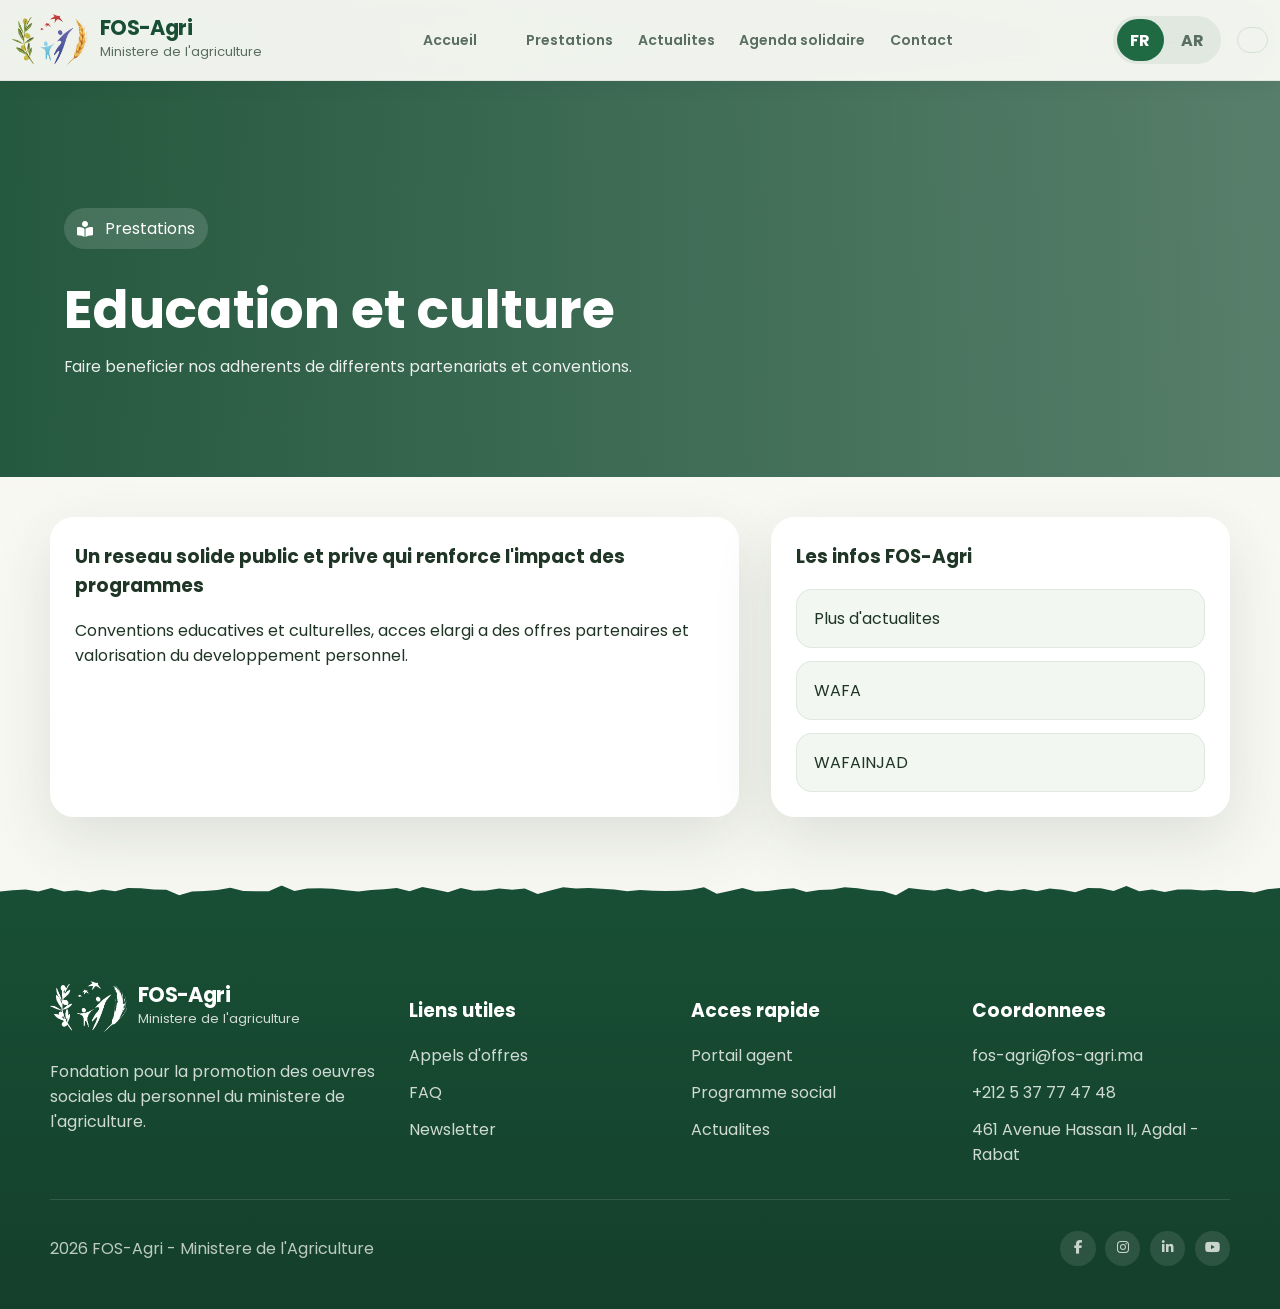
<file: services/education-culture.html>
<!doctype html>
<html lang="fr">

<head>
  <meta charset="utf-8" />
  <meta name="viewport" content="width=device-width, initial-scale=1" />
  <title>FOS-Agri | Education et culture</title>
  <link rel="preconnect" href="https://fonts.googleapis.com" />
  <link rel="preconnect" href="https://fonts.gstatic.com" crossorigin />
  <link
    href="https://fonts.googleapis.com/css2?family=Poppins:wght@400;500;600;700;800&family=Tajawal:wght@400;500;700;800&display=swap"
    rel="stylesheet" />
  <link rel="stylesheet" href="https://cdnjs.cloudflare.com/ajax/libs/font-awesome/6.5.2/css/all.min.css" />
  <link rel="stylesheet" href="../assets/styles.css" />
</head>

<body class="service-page" data-page="service" data-service="education">
  <header class="site-header">
    <div class="container nav-shell">
      <a class="brand" href="../index.html" aria-label="FOS-Agri accueil">
        <span class="brand-mark"><img src="../logo.png" alt="Logo FOS-Agri" /></span>
        <span class="brand-copy"><strong>FOS-Agri</strong><small data-i18n="brand.subtitle"></small></span>
      </a>

      <nav class="site-nav" id="site-nav">
        <a href="../index.html" data-i18n="nav.home"></a>
        <a href="../index.html#about" data-i18n="nav.about"></a>
        <a href="../index.html#services" data-i18n="nav.services"></a>
        <a href="../index.html#news" data-i18n="nav.news"></a>
        <a href="../index.html#events" data-i18n="nav.events"></a>
        <a href="../index.html#contact" data-i18n="nav.contact"></a>

        <div class="mobile-nav-lang">
          <button class="lang-btn is-active" type="button" data-lang="fr">FR</button>
          <button class="lang-btn" type="button" data-lang="ar">AR</button>
        </div>
        <a class="member-link mobile-only" href="../index.html#member-space" data-i18n="nav.memberSpace"></a>
      </nav>

      <div class="nav-actions">
        <div class="lang-toggle desktop-only" role="group" aria-label="Choix de langue">
          <button class="lang-btn is-active" type="button" data-lang="fr">FR</button>
          <button class="lang-btn" type="button" data-lang="ar">AR</button>
        </div>
        <a class="member-link desktop-only" href="../index.html#member-space" data-i18n="nav.memberSpace"></a>
        <button class="menu-toggle" id="menu-toggle" aria-label="Menu" aria-expanded="false" aria-controls="site-nav">
          <i class="fa-solid fa-bars"></i>
        </button>
      </div>
    </div>
  </header>
  <main>
    <section class="hero service-hero">
      <div class="hero-media" aria-hidden="true"></div>
      <div class="container hero-content">
        <div class="service-meta"><i id="service-icon" class="fa-solid fa-book-open-reader"></i><span
            data-i18n="services.tag"></span></div>
        <h1 id="service-title"></h1>
        <p class="hero-description" id="service-description"></p>
      </div>
    </section>
    <section class="section">
      <div class="container service-layout">
        <article class="service-box">
          <h3 data-i18n="partners.title"></h3>
          <p id="service-detail"></p>
        </article>
        <aside class="service-summary">
          <h3 data-i18n="news.title"></h3>
          <ul class="service-list">
            <li><a href="../index.html#news" data-i18n="news.more"></a></li>
            <li><a href="../index.html#partners">WAFA</a></li>
            <li><a href="../index.html#partners">WAFAINJAD</a></li>
          </ul>
        </aside>
      </div>
    </section>
  </main>
  <footer class="site-footer">
    <div class="brush-sep footer-brush" aria-hidden="true">
      <svg viewBox="0 0 100 100" preserveAspectRatio="none" xmlns="http://www.w3.org/2000/svg" fill="#184f34">
        <path
          d="M 0 100 L 0 50 L 1 40.36490049988594 L 2 34.44433655609957 L 3 48.35497315208529 L 4 22.722887809371258 L 5 48.364725402877056 L 6 39.964219249131745 L 7 54.25485376888546 L 8 33.827011721308246 L 9 46.91245948506884 L 10 22.66393253878965 L 11 23.913716005165373 L 12 34.02516288018386 L 13 36.22059672103217 L 14 79.32409335975844 L 15 48.38770972667818 L 16 44.65289027020964 L 17 37.22518097540182 L 18 20.54959988326788 L 19 44.97055863051165 L 20 46.53817726039844 L 21 46.91144306549039 L 22 2.1428631010831865 L 23 46.01246573183019 L 24 26.360750480113488 L 25 24.023015935649717 L 26 27.56389855309072 L 27 39.83747051463037 L 28 48.275116222270064 L 29 37.765128355564215 L 30 32.240295871871076 L 31 21.521609841274252 L 32 47.884754671047276 L 33 14.054811416279144 L 34 33.91889592629689 L 35 54.569969972266705 L 36 21.09075503226927 L 37 43.19935749625289 L 38 40.840694272393264 L 39 26.675550818957557 L 40 34.67774136524008 L 41 24.863515219822162 L 42 69.66282509282223 L 43 41.51478414968612 L 44 16.52426114258853 L 45 25.33758197581063 L 46 22.264809524809024 L 47 27.21284990186264 L 48 33.90397910697699 L 49 47.592519021542515 L 50 36.632166945716506 L 51 44.275146897558976 L 52 44.93652076475844 L 53 43.58060416081045 L 54 34.771485966578766 L 55 16.00446275675111 L 56 66.3096751241408 L 57 45.62218799521918 L 58 22.812231534122173 L 59 49.7917075183495 L 60 45.59931827302343 L 61 32.30876911329173 L 62 24.31993934772516 L 63 53.31842147181679 L 64 37.86903757855229 L 65 33.38700519987802 L 66 15.501547439828336 L 67 23.66805463644396 L 68 40.25416379669095 L 69 47.322638110406714 L 70 79.32637538896606 L 71 22.344047411411832 L 72 33.55883367951025 L 73 44.22862170426519 L 74 25.908922764349775 L 75 47.26511267977661 L 76 27.16658320116941 L 77 55.24989540212764 L 78 36.32791636536575 L 79 46.148132588592304 L 80 29.682724571330507 L 81 46.78968337982814 L 82 24.814435083236095 L 83 34.8963619382767 L 84 55.02947108644307 L 85 21.66928033993591 L 86 23.128792332643105 L 87 44.924698177312656 L 88 5.409692976166518 L 89 47.462122508682 L 90 34.235048755749105 L 91 52.76468225293523 L 92 34.38364547832384 L 93 34.5543046921365 L 94 41.808278811034825 L 95 34.959701507602894 L 96 45.666312408625686 L 97 46.108291667103856 L 98 56.701936891509305 L 99 32.234891079711055 L 100 22.00992923999996 L 100 100 Z" />
      </svg>
    </div>
    <div class="container footer-grid" id="footer-links">
      <div>
        <a class="brand footer-brand" href="#top">
          <span class="brand-mark footer-brand-mark">
            <img src="../logo.png" alt="Logo FOS-Agri" />
          </span>
          <span class="brand-copy">
            <strong>FOS-Agri</strong>
            <small data-i18n="brand.subtitle"></small>
          </span>
        </a>
        <p class="footer-copy" data-i18n="footer.about"></p>
      </div>
      <div>
        <h3 data-i18n="footer.usefulTitle"></h3>
        <ul class="footer-links">
          <li><a href="#" data-i18n="footer.useful1"></a></li>
          <li><a href="#" data-i18n="footer.useful2"></a></li>
          <li><a href="#" data-i18n="footer.useful3"></a></li>
        </ul>
      </div>
      <div>
        <h3 data-i18n="footer.quickTitle"></h3>
        <ul class="footer-links">
          <li><a href="../index.html#member-space" data-i18n="footer.quick1"></a></li>
          <li><a href="../index.html#services" data-i18n="footer.quick2"></a></li>
          <li><a href="../index.html#news" data-i18n="footer.quick3"></a></li>
        </ul>
      </div>
      <div>
        <h3 data-i18n="footer.contactTitle"></h3>
        <ul class="footer-links">
          <li><a href="mailto:fos-agri@fos-agri.ma">fos-agri@fos-agri.ma</a></li>
          <li><a href="tel:+212537774748"><span data-i18n="contact.phone1"></span></a></li>
          <li><span data-i18n="contact.address"></span></li>
        </ul>
      </div>
    </div>
    <div class="container footer-bottom">
      <p data-i18n="footer.copy"></p>
      <div class="footer-social">
        <a href="#" class="footer-social-link" aria-label="Facebook"><i class="fa-brands fa-facebook-f"></i></a>
        <a href="#" class="footer-social-link" aria-label="Instagram"><i class="fa-brands fa-instagram"></i></a>
        <a href="#" class="footer-social-link" aria-label="LinkedIn"><i class="fa-brands fa-linkedin-in"></i></a>
        <a href="#" class="footer-social-link" aria-label="YouTube"><i class="fa-brands fa-youtube"></i></a>
      </div>
    </div>
  </footer>
  <script src="../assets/data.js"></script>
  <script src="../assets/app.js"></script>
</body>

</html>
</file>
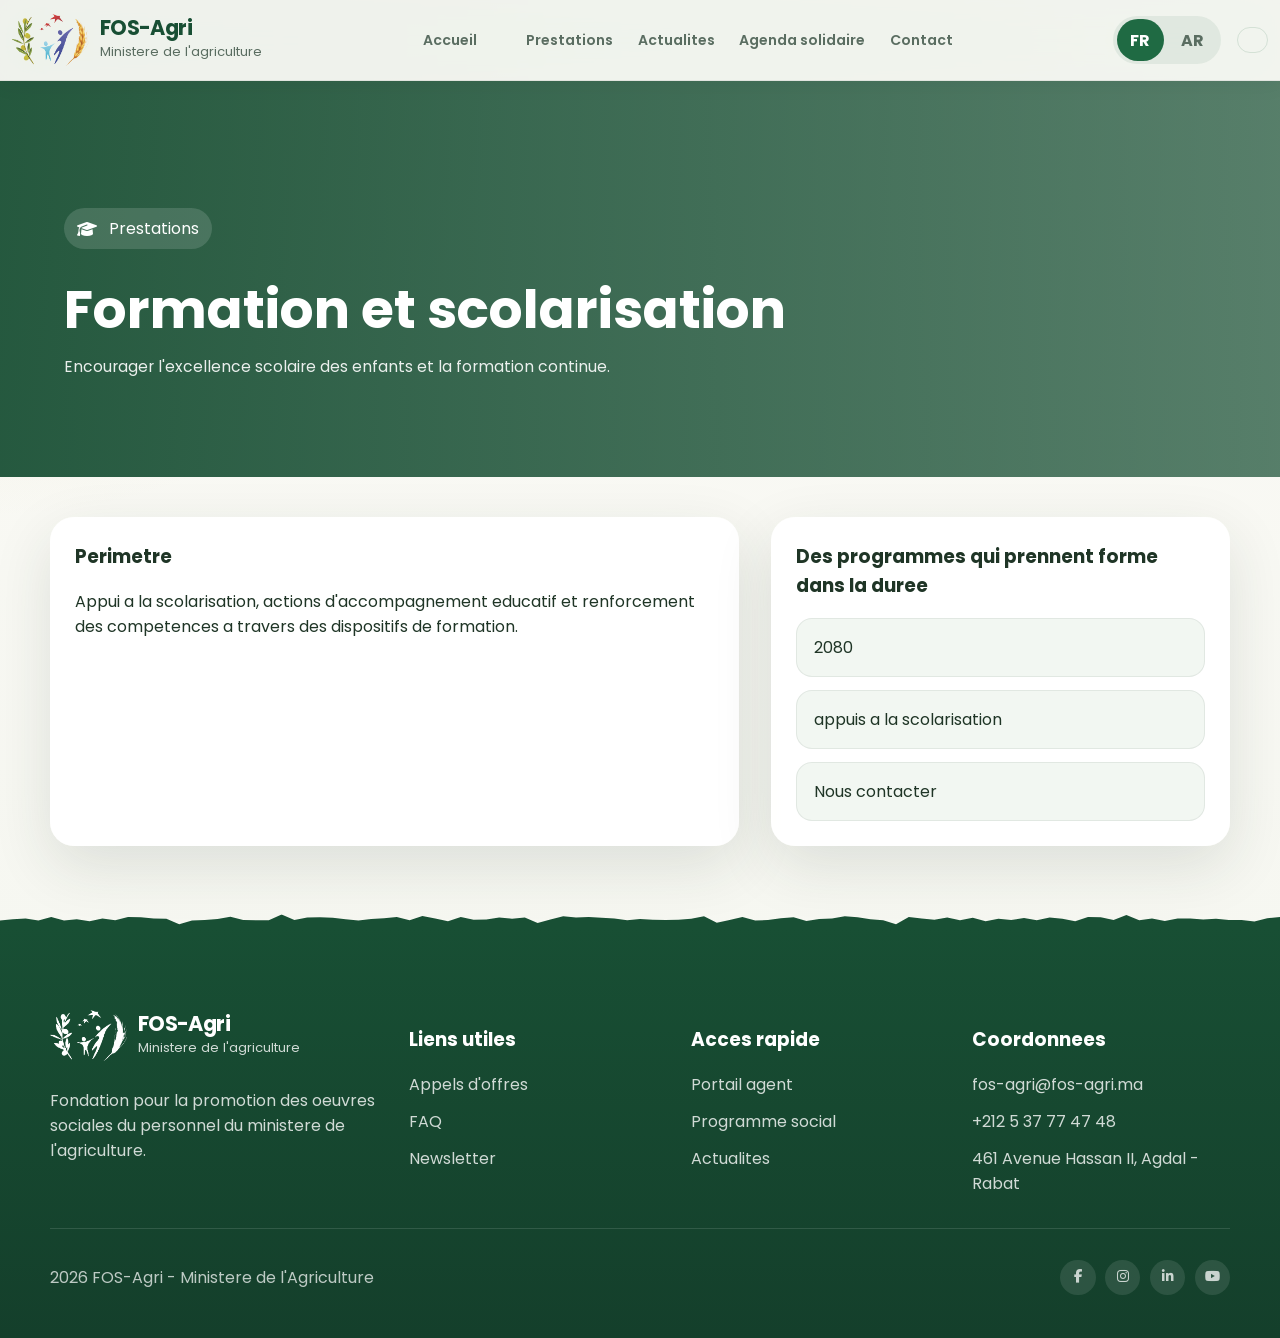
<file: services/formation-scolarisation.html>
<!doctype html>
<html lang="fr">

<head>
  <meta charset="utf-8" />
  <meta name="viewport" content="width=device-width, initial-scale=1" />
  <title>FOS-Agri | Formation et scolarisation</title>
  <link rel="preconnect" href="https://fonts.googleapis.com" />
  <link rel="preconnect" href="https://fonts.gstatic.com" crossorigin />
  <link
    href="https://fonts.googleapis.com/css2?family=Poppins:wght@400;500;600;700;800&family=Tajawal:wght@400;500;700;800&display=swap"
    rel="stylesheet" />
  <link rel="stylesheet" href="https://cdnjs.cloudflare.com/ajax/libs/font-awesome/6.5.2/css/all.min.css" />
  <link rel="stylesheet" href="../assets/styles.css" />
</head>

<body class="service-page" data-page="service" data-service="formation">
  <header class="site-header">
    <div class="container nav-shell">
      <a class="brand" href="../index.html" aria-label="FOS-Agri accueil">
        <span class="brand-mark"><img src="../logo.png" alt="Logo FOS-Agri" /></span>
        <span class="brand-copy"><strong>FOS-Agri</strong><small data-i18n="brand.subtitle"></small></span>
      </a>

      <nav class="site-nav" id="site-nav">
        <a href="../index.html" data-i18n="nav.home"></a>
        <a href="../index.html#about" data-i18n="nav.about"></a>
        <a href="../index.html#services" data-i18n="nav.services"></a>
        <a href="../index.html#news" data-i18n="nav.news"></a>
        <a href="../index.html#events" data-i18n="nav.events"></a>
        <a href="../index.html#contact" data-i18n="nav.contact"></a>

        <div class="mobile-nav-lang">
          <button class="lang-btn is-active" type="button" data-lang="fr">FR</button>
          <button class="lang-btn" type="button" data-lang="ar">AR</button>
        </div>
        <a class="member-link mobile-only" href="../index.html#member-space" data-i18n="nav.memberSpace"></a>
      </nav>

      <div class="nav-actions">
        <div class="lang-toggle desktop-only" role="group" aria-label="Choix de langue">
          <button class="lang-btn is-active" type="button" data-lang="fr">FR</button>
          <button class="lang-btn" type="button" data-lang="ar">AR</button>
        </div>
        <a class="member-link desktop-only" href="../index.html#member-space" data-i18n="nav.memberSpace"></a>
        <button class="menu-toggle" id="menu-toggle" aria-label="Menu" aria-expanded="false" aria-controls="site-nav">
          <i class="fa-solid fa-bars"></i>
        </button>
      </div>
    </div>
  </header>
  <main>
    <section class="hero service-hero">
      <div class="hero-media" aria-hidden="true"></div>
      <div class="container hero-content">
        <div class="service-meta"><i id="service-icon" class="fa-solid fa-graduation-cap"></i><span
            data-i18n="services.tag"></span></div>
        <h1 id="service-title"></h1>
        <p class="hero-description" id="service-description"></p>
      </div>
    </section>
    <section class="section">
      <div class="container service-layout">
        <article class="service-box">
          <h3 data-i18n="about.scopeTitle"></h3>
          <p id="service-detail"></p>
        </article>
        <aside class="service-summary">
          <h3 data-i18n="stats.title"></h3>
          <ul class="service-list">
            <li>2080</li>
            <li><a href="../index.html#stats" data-i18n="stats.school.label"></a></li>
            <li><a href="../index.html#contact" data-i18n="hero.ctaContact"></a></li>
          </ul>
        </aside>
      </div>
    </section>
  </main>
  <footer class="site-footer">
    <div class="brush-sep footer-brush" aria-hidden="true">
      <svg viewBox="0 0 100 100" preserveAspectRatio="none" xmlns="http://www.w3.org/2000/svg" fill="#184f34">
        <path
          d="M 0 100 L 0 50 L 1 40.36490049988594 L 2 34.44433655609957 L 3 48.35497315208529 L 4 22.722887809371258 L 5 48.364725402877056 L 6 39.964219249131745 L 7 54.25485376888546 L 8 33.827011721308246 L 9 46.91245948506884 L 10 22.66393253878965 L 11 23.913716005165373 L 12 34.02516288018386 L 13 36.22059672103217 L 14 79.32409335975844 L 15 48.38770972667818 L 16 44.65289027020964 L 17 37.22518097540182 L 18 20.54959988326788 L 19 44.97055863051165 L 20 46.53817726039844 L 21 46.91144306549039 L 22 2.1428631010831865 L 23 46.01246573183019 L 24 26.360750480113488 L 25 24.023015935649717 L 26 27.56389855309072 L 27 39.83747051463037 L 28 48.275116222270064 L 29 37.765128355564215 L 30 32.240295871871076 L 31 21.521609841274252 L 32 47.884754671047276 L 33 14.054811416279144 L 34 33.91889592629689 L 35 54.569969972266705 L 36 21.09075503226927 L 37 43.19935749625289 L 38 40.840694272393264 L 39 26.675550818957557 L 40 34.67774136524008 L 41 24.863515219822162 L 42 69.66282509282223 L 43 41.51478414968612 L 44 16.52426114258853 L 45 25.33758197581063 L 46 22.264809524809024 L 47 27.21284990186264 L 48 33.90397910697699 L 49 47.592519021542515 L 50 36.632166945716506 L 51 44.275146897558976 L 52 44.93652076475844 L 53 43.58060416081045 L 54 34.771485966578766 L 55 16.00446275675111 L 56 66.3096751241408 L 57 45.62218799521918 L 58 22.812231534122173 L 59 49.7917075183495 L 60 45.59931827302343 L 61 32.30876911329173 L 62 24.31993934772516 L 63 53.31842147181679 L 64 37.86903757855229 L 65 33.38700519987802 L 66 15.501547439828336 L 67 23.66805463644396 L 68 40.25416379669095 L 69 47.322638110406714 L 70 79.32637538896606 L 71 22.344047411411832 L 72 33.55883367951025 L 73 44.22862170426519 L 74 25.908922764349775 L 75 47.26511267977661 L 76 27.16658320116941 L 77 55.24989540212764 L 78 36.32791636536575 L 79 46.148132588592304 L 80 29.682724571330507 L 81 46.78968337982814 L 82 24.814435083236095 L 83 34.8963619382767 L 84 55.02947108644307 L 85 21.66928033993591 L 86 23.128792332643105 L 87 44.924698177312656 L 88 5.409692976166518 L 89 47.462122508682 L 90 34.235048755749105 L 91 52.76468225293523 L 92 34.38364547832384 L 93 34.5543046921365 L 94 41.808278811034825 L 95 34.959701507602894 L 96 45.666312408625686 L 97 46.108291667103856 L 98 56.701936891509305 L 99 32.234891079711055 L 100 22.00992923999996 L 100 100 Z" />
      </svg>
    </div>
    <div class="container footer-grid" id="footer-links">
      <div>
        <a class="brand footer-brand" href="#top">
          <span class="brand-mark footer-brand-mark">
            <img src="../logo.png" alt="Logo FOS-Agri" />
          </span>
          <span class="brand-copy">
            <strong>FOS-Agri</strong>
            <small data-i18n="brand.subtitle"></small>
          </span>
        </a>
        <p class="footer-copy" data-i18n="footer.about"></p>
      </div>
      <div>
        <h3 data-i18n="footer.usefulTitle"></h3>
        <ul class="footer-links">
          <li><a href="#" data-i18n="footer.useful1"></a></li>
          <li><a href="#" data-i18n="footer.useful2"></a></li>
          <li><a href="#" data-i18n="footer.useful3"></a></li>
        </ul>
      </div>
      <div>
        <h3 data-i18n="footer.quickTitle"></h3>
        <ul class="footer-links">
          <li><a href="../index.html#member-space" data-i18n="footer.quick1"></a></li>
          <li><a href="../index.html#services" data-i18n="footer.quick2"></a></li>
          <li><a href="../index.html#news" data-i18n="footer.quick3"></a></li>
        </ul>
      </div>
      <div>
        <h3 data-i18n="footer.contactTitle"></h3>
        <ul class="footer-links">
          <li><a href="mailto:fos-agri@fos-agri.ma">fos-agri@fos-agri.ma</a></li>
          <li><a href="tel:+212537774748"><span data-i18n="contact.phone1"></span></a></li>
          <li><span data-i18n="contact.address"></span></li>
        </ul>
      </div>
    </div>
    <div class="container footer-bottom">
      <p data-i18n="footer.copy"></p>
      <div class="footer-social">
        <a href="#" class="footer-social-link" aria-label="Facebook"><i class="fa-brands fa-facebook-f"></i></a>
        <a href="#" class="footer-social-link" aria-label="Instagram"><i class="fa-brands fa-instagram"></i></a>
        <a href="#" class="footer-social-link" aria-label="LinkedIn"><i class="fa-brands fa-linkedin-in"></i></a>
        <a href="#" class="footer-social-link" aria-label="YouTube"><i class="fa-brands fa-youtube"></i></a>
      </div>
    </div>
  </footer>
  <script src="../assets/data.js"></script>
  <script src="../assets/app.js"></script>
</body>

</html>
</file>
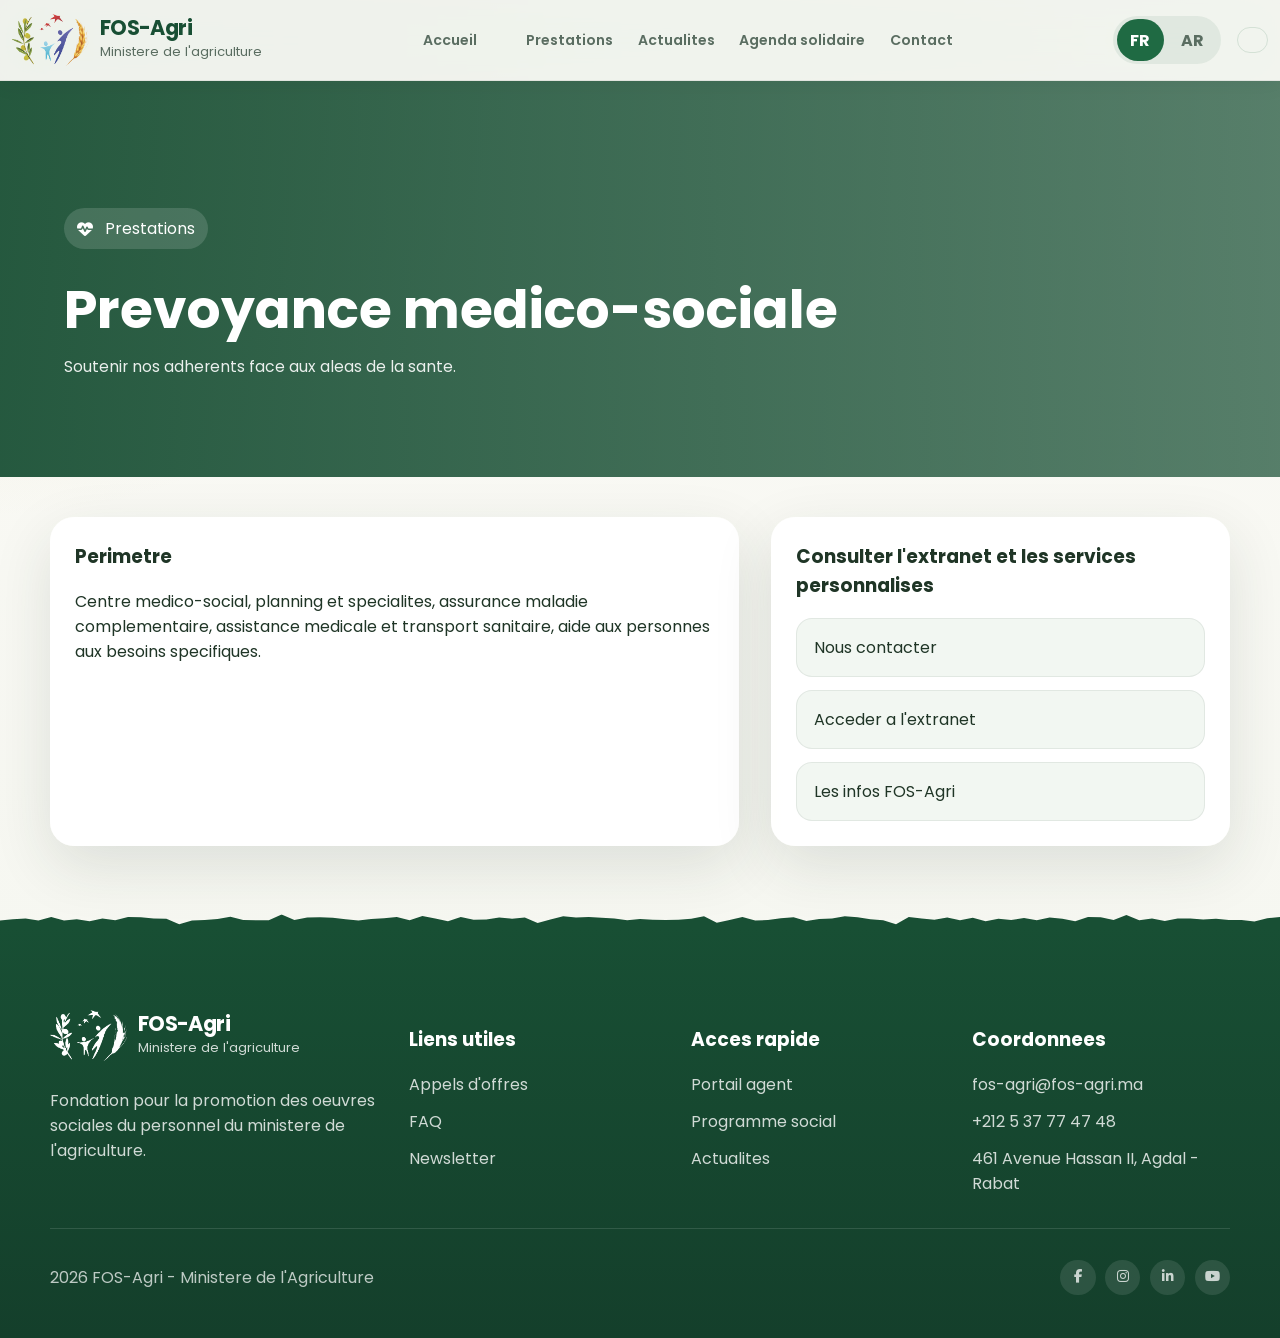
<file: services/prevoyance.html>
<!doctype html>
<html lang="fr">

<head>
  <meta charset="utf-8" />
  <meta name="viewport" content="width=device-width, initial-scale=1" />
  <title>FOS-Agri | Prevoyance medico-sociale</title>
  <link rel="preconnect" href="https://fonts.googleapis.com" />
  <link rel="preconnect" href="https://fonts.gstatic.com" crossorigin />
  <link
    href="https://fonts.googleapis.com/css2?family=Poppins:wght@400;500;600;700;800&family=Tajawal:wght@400;500;700;800&display=swap"
    rel="stylesheet" />
  <link rel="stylesheet" href="https://cdnjs.cloudflare.com/ajax/libs/font-awesome/6.5.2/css/all.min.css" />
  <link rel="stylesheet" href="../assets/styles.css" />
</head>

<body class="service-page" data-page="service" data-service="prevoyance">
  <header class="site-header">
    <div class="container nav-shell">
      <a class="brand" href="../index.html" aria-label="FOS-Agri accueil">
        <span class="brand-mark"><img src="../logo.png" alt="Logo FOS-Agri" /></span>
        <span class="brand-copy"><strong>FOS-Agri</strong><small data-i18n="brand.subtitle"></small></span>
      </a>

      <nav class="site-nav" id="site-nav">
        <a href="../index.html" data-i18n="nav.home"></a>
        <a href="../index.html#about" data-i18n="nav.about"></a>
        <a href="../index.html#services" data-i18n="nav.services"></a>
        <a href="../index.html#news" data-i18n="nav.news"></a>
        <a href="../index.html#events" data-i18n="nav.events"></a>
        <a href="../index.html#contact" data-i18n="nav.contact"></a>

        <div class="mobile-nav-lang">
          <button class="lang-btn is-active" type="button" data-lang="fr">FR</button>
          <button class="lang-btn" type="button" data-lang="ar">AR</button>
        </div>
        <a class="member-link mobile-only" href="../index.html#member-space" data-i18n="nav.memberSpace"></a>
      </nav>

      <div class="nav-actions">
        <div class="lang-toggle desktop-only" role="group" aria-label="Choix de langue">
          <button class="lang-btn is-active" type="button" data-lang="fr">FR</button>
          <button class="lang-btn" type="button" data-lang="ar">AR</button>
        </div>
        <a class="member-link desktop-only" href="../index.html#member-space" data-i18n="nav.memberSpace"></a>
        <button class="menu-toggle" id="menu-toggle" aria-label="Menu" aria-expanded="false" aria-controls="site-nav">
          <i class="fa-solid fa-bars"></i>
        </button>
      </div>
    </div>
  </header>
  <main>
    <section class="hero service-hero">
      <div class="hero-media" aria-hidden="true"></div>
      <div class="container hero-content">
        <div class="service-meta"><i id="service-icon" class="fa-solid fa-heart-pulse"></i><span
            data-i18n="services.tag"></span></div>
        <h1 id="service-title"></h1>
        <p class="hero-description" id="service-description"></p>
      </div>
    </section>
    <section class="section">
      <div class="container service-layout">
        <article class="service-box">
          <h3 data-i18n="about.scopeTitle"></h3>
          <p id="service-detail"></p>
        </article>
        <aside class="service-summary">
          <h3 data-i18n="member.memberTitle"></h3>
          <ul class="service-list">
            <li><a href="../index.html#contact" data-i18n="hero.ctaContact"></a></li>
            <li><a href="../index.html#member-space" data-i18n="member.memberCta"></a></li>
            <li><a href="../index.html#news" data-i18n="news.title"></a></li>
          </ul>
        </aside>
      </div>
    </section>
  </main>
  <footer class="site-footer">
    <div class="brush-sep footer-brush" aria-hidden="true">
      <svg viewBox="0 0 100 100" preserveAspectRatio="none" xmlns="http://www.w3.org/2000/svg" fill="#184f34">
        <path
          d="M 0 100 L 0 50 L 1 40.36490049988594 L 2 34.44433655609957 L 3 48.35497315208529 L 4 22.722887809371258 L 5 48.364725402877056 L 6 39.964219249131745 L 7 54.25485376888546 L 8 33.827011721308246 L 9 46.91245948506884 L 10 22.66393253878965 L 11 23.913716005165373 L 12 34.02516288018386 L 13 36.22059672103217 L 14 79.32409335975844 L 15 48.38770972667818 L 16 44.65289027020964 L 17 37.22518097540182 L 18 20.54959988326788 L 19 44.97055863051165 L 20 46.53817726039844 L 21 46.91144306549039 L 22 2.1428631010831865 L 23 46.01246573183019 L 24 26.360750480113488 L 25 24.023015935649717 L 26 27.56389855309072 L 27 39.83747051463037 L 28 48.275116222270064 L 29 37.765128355564215 L 30 32.240295871871076 L 31 21.521609841274252 L 32 47.884754671047276 L 33 14.054811416279144 L 34 33.91889592629689 L 35 54.569969972266705 L 36 21.09075503226927 L 37 43.19935749625289 L 38 40.840694272393264 L 39 26.675550818957557 L 40 34.67774136524008 L 41 24.863515219822162 L 42 69.66282509282223 L 43 41.51478414968612 L 44 16.52426114258853 L 45 25.33758197581063 L 46 22.264809524809024 L 47 27.21284990186264 L 48 33.90397910697699 L 49 47.592519021542515 L 50 36.632166945716506 L 51 44.275146897558976 L 52 44.93652076475844 L 53 43.58060416081045 L 54 34.771485966578766 L 55 16.00446275675111 L 56 66.3096751241408 L 57 45.62218799521918 L 58 22.812231534122173 L 59 49.7917075183495 L 60 45.59931827302343 L 61 32.30876911329173 L 62 24.31993934772516 L 63 53.31842147181679 L 64 37.86903757855229 L 65 33.38700519987802 L 66 15.501547439828336 L 67 23.66805463644396 L 68 40.25416379669095 L 69 47.322638110406714 L 70 79.32637538896606 L 71 22.344047411411832 L 72 33.55883367951025 L 73 44.22862170426519 L 74 25.908922764349775 L 75 47.26511267977661 L 76 27.16658320116941 L 77 55.24989540212764 L 78 36.32791636536575 L 79 46.148132588592304 L 80 29.682724571330507 L 81 46.78968337982814 L 82 24.814435083236095 L 83 34.8963619382767 L 84 55.02947108644307 L 85 21.66928033993591 L 86 23.128792332643105 L 87 44.924698177312656 L 88 5.409692976166518 L 89 47.462122508682 L 90 34.235048755749105 L 91 52.76468225293523 L 92 34.38364547832384 L 93 34.5543046921365 L 94 41.808278811034825 L 95 34.959701507602894 L 96 45.666312408625686 L 97 46.108291667103856 L 98 56.701936891509305 L 99 32.234891079711055 L 100 22.00992923999996 L 100 100 Z" />
      </svg>
    </div>
    <div class="container footer-grid" id="footer-links">
      <div>
        <a class="brand footer-brand" href="#top">
          <span class="brand-mark footer-brand-mark">
            <img src="../logo.png" alt="Logo FOS-Agri" />
          </span>
          <span class="brand-copy">
            <strong>FOS-Agri</strong>
            <small data-i18n="brand.subtitle"></small>
          </span>
        </a>
        <p class="footer-copy" data-i18n="footer.about"></p>
      </div>
      <div>
        <h3 data-i18n="footer.usefulTitle"></h3>
        <ul class="footer-links">
          <li><a href="#" data-i18n="footer.useful1"></a></li>
          <li><a href="#" data-i18n="footer.useful2"></a></li>
          <li><a href="#" data-i18n="footer.useful3"></a></li>
        </ul>
      </div>
      <div>
        <h3 data-i18n="footer.quickTitle"></h3>
        <ul class="footer-links">
          <li><a href="../index.html#member-space" data-i18n="footer.quick1"></a></li>
          <li><a href="../index.html#services" data-i18n="footer.quick2"></a></li>
          <li><a href="../index.html#news" data-i18n="footer.quick3"></a></li>
        </ul>
      </div>
      <div>
        <h3 data-i18n="footer.contactTitle"></h3>
        <ul class="footer-links">
          <li><a href="mailto:fos-agri@fos-agri.ma">fos-agri@fos-agri.ma</a></li>
          <li><a href="tel:+212537774748"><span data-i18n="contact.phone1"></span></a></li>
          <li><span data-i18n="contact.address"></span></li>
        </ul>
      </div>
    </div>
    <div class="container footer-bottom">
      <p data-i18n="footer.copy"></p>
      <div class="footer-social">
        <a href="#" class="footer-social-link" aria-label="Facebook"><i class="fa-brands fa-facebook-f"></i></a>
        <a href="#" class="footer-social-link" aria-label="Instagram"><i class="fa-brands fa-instagram"></i></a>
        <a href="#" class="footer-social-link" aria-label="LinkedIn"><i class="fa-brands fa-linkedin-in"></i></a>
        <a href="#" class="footer-social-link" aria-label="YouTube"><i class="fa-brands fa-youtube"></i></a>
      </div>
    </div>
  </footer>
  <script src="../assets/data.js"></script>
  <script src="../assets/app.js"></script>
</body>

</html>
</file>
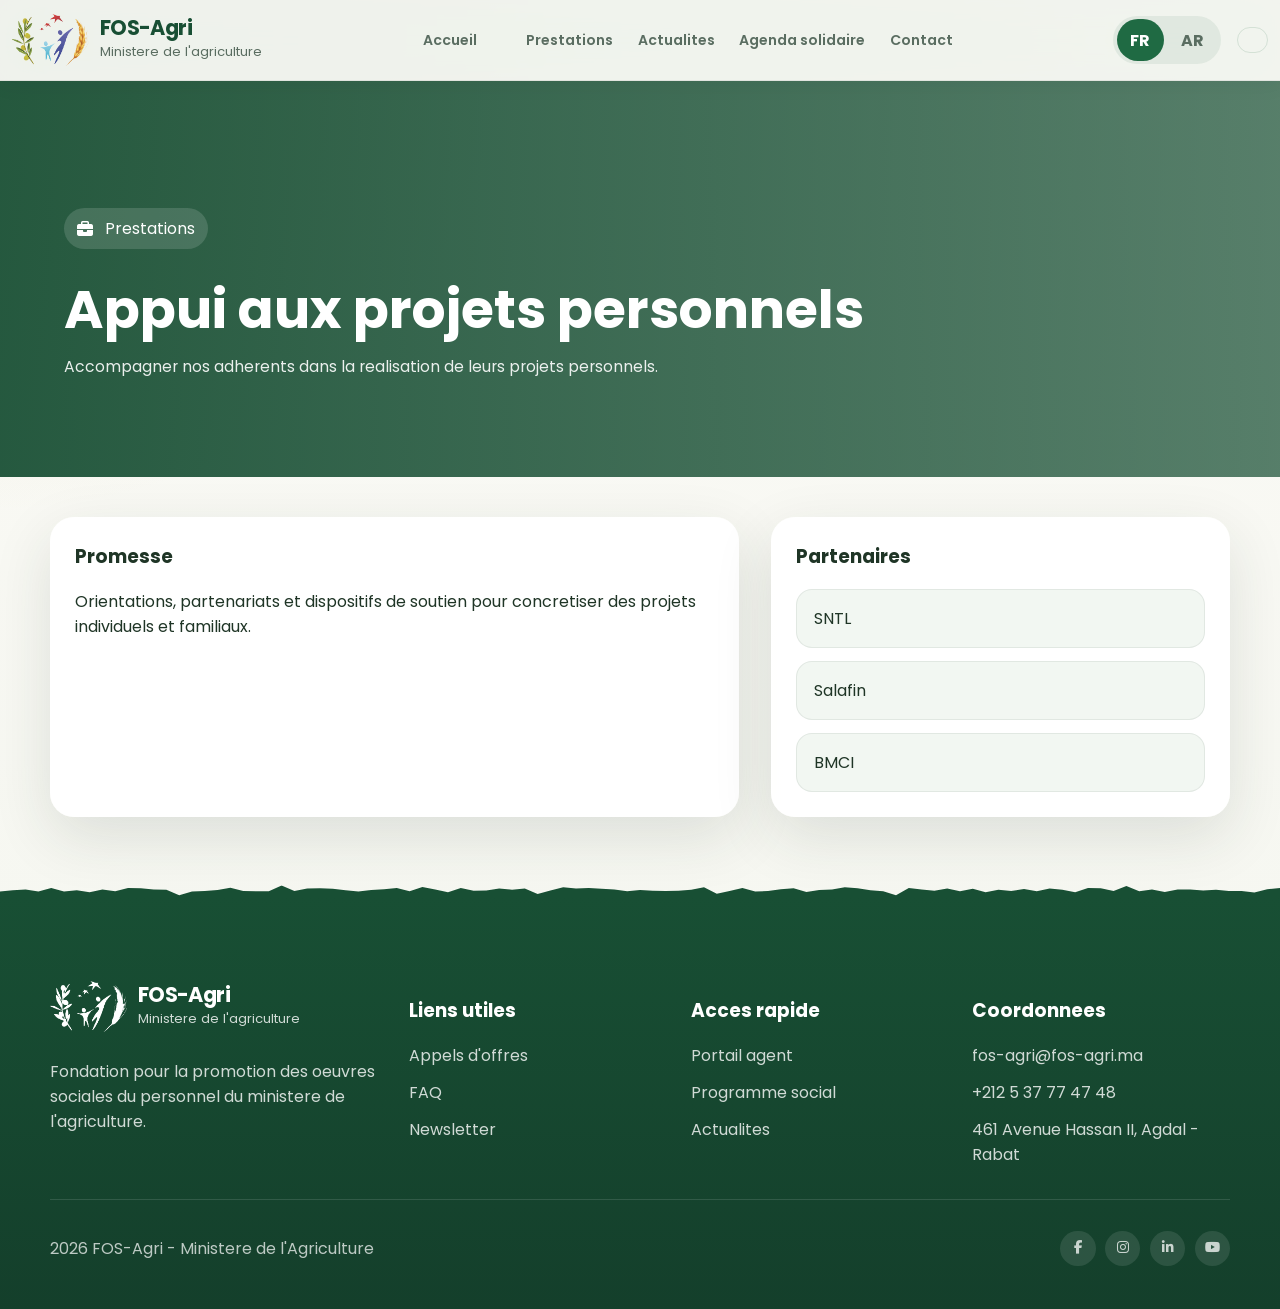
<file: services/projets-personnels.html>
<!doctype html>
<html lang="fr">

<head>
  <meta charset="utf-8" />
  <meta name="viewport" content="width=device-width, initial-scale=1" />
  <title>FOS-Agri | Appui aux projets personnels</title>
  <link rel="preconnect" href="https://fonts.googleapis.com" />
  <link rel="preconnect" href="https://fonts.gstatic.com" crossorigin />
  <link
    href="https://fonts.googleapis.com/css2?family=Poppins:wght@400;500;600;700;800&family=Tajawal:wght@400;500;700;800&display=swap"
    rel="stylesheet" />
  <link rel="stylesheet" href="https://cdnjs.cloudflare.com/ajax/libs/font-awesome/6.5.2/css/all.min.css" />
  <link rel="stylesheet" href="../assets/styles.css" />
</head>

<body class="service-page" data-page="service" data-service="projets">
  <header class="site-header">
    <div class="container nav-shell">
      <a class="brand" href="../index.html" aria-label="FOS-Agri accueil">
        <span class="brand-mark"><img src="../logo.png" alt="Logo FOS-Agri" /></span>
        <span class="brand-copy"><strong>FOS-Agri</strong><small data-i18n="brand.subtitle"></small></span>
      </a>

      <nav class="site-nav" id="site-nav">
        <a href="../index.html" data-i18n="nav.home"></a>
        <a href="../index.html#about" data-i18n="nav.about"></a>
        <a href="../index.html#services" data-i18n="nav.services"></a>
        <a href="../index.html#news" data-i18n="nav.news"></a>
        <a href="../index.html#events" data-i18n="nav.events"></a>
        <a href="../index.html#contact" data-i18n="nav.contact"></a>

        <div class="mobile-nav-lang">
          <button class="lang-btn is-active" type="button" data-lang="fr">FR</button>
          <button class="lang-btn" type="button" data-lang="ar">AR</button>
        </div>
        <a class="member-link mobile-only" href="../index.html#member-space" data-i18n="nav.memberSpace"></a>
      </nav>

      <div class="nav-actions">
        <div class="lang-toggle desktop-only" role="group" aria-label="Choix de langue">
          <button class="lang-btn is-active" type="button" data-lang="fr">FR</button>
          <button class="lang-btn" type="button" data-lang="ar">AR</button>
        </div>
        <a class="member-link desktop-only" href="../index.html#member-space" data-i18n="nav.memberSpace"></a>
        <button class="menu-toggle" id="menu-toggle" aria-label="Menu" aria-expanded="false" aria-controls="site-nav">
          <i class="fa-solid fa-bars"></i>
        </button>
      </div>
    </div>
  </header>
  <main>
    <section class="hero service-hero">
      <div class="hero-media" aria-hidden="true"></div>
      <div class="container hero-content">
        <div class="service-meta"><i id="service-icon" class="fa-solid fa-briefcase"></i><span
            data-i18n="services.tag"></span></div>
        <h1 id="service-title"></h1>
        <p class="hero-description" id="service-description"></p>
      </div>
    </section>
    <section class="section">
      <div class="container service-layout">
        <article class="service-box">
          <h3 data-i18n="about.promiseTitle"></h3>
          <p id="service-detail"></p>
        </article>
        <aside class="service-summary">
          <h3 data-i18n="partners.tag"></h3>
          <ul class="service-list">
            <li><a href="../index.html#partners">SNTL</a></li>
            <li><a href="../index.html#partners">Salafin</a></li>
            <li><a href="../index.html#partners">BMCI</a></li>
          </ul>
        </aside>
      </div>
    </section>
  </main>
  <footer class="site-footer">
    <div class="brush-sep footer-brush" aria-hidden="true">
      <svg viewBox="0 0 100 100" preserveAspectRatio="none" xmlns="http://www.w3.org/2000/svg" fill="#184f34">
        <path
          d="M 0 100 L 0 50 L 1 40.36490049988594 L 2 34.44433655609957 L 3 48.35497315208529 L 4 22.722887809371258 L 5 48.364725402877056 L 6 39.964219249131745 L 7 54.25485376888546 L 8 33.827011721308246 L 9 46.91245948506884 L 10 22.66393253878965 L 11 23.913716005165373 L 12 34.02516288018386 L 13 36.22059672103217 L 14 79.32409335975844 L 15 48.38770972667818 L 16 44.65289027020964 L 17 37.22518097540182 L 18 20.54959988326788 L 19 44.97055863051165 L 20 46.53817726039844 L 21 46.91144306549039 L 22 2.1428631010831865 L 23 46.01246573183019 L 24 26.360750480113488 L 25 24.023015935649717 L 26 27.56389855309072 L 27 39.83747051463037 L 28 48.275116222270064 L 29 37.765128355564215 L 30 32.240295871871076 L 31 21.521609841274252 L 32 47.884754671047276 L 33 14.054811416279144 L 34 33.91889592629689 L 35 54.569969972266705 L 36 21.09075503226927 L 37 43.19935749625289 L 38 40.840694272393264 L 39 26.675550818957557 L 40 34.67774136524008 L 41 24.863515219822162 L 42 69.66282509282223 L 43 41.51478414968612 L 44 16.52426114258853 L 45 25.33758197581063 L 46 22.264809524809024 L 47 27.21284990186264 L 48 33.90397910697699 L 49 47.592519021542515 L 50 36.632166945716506 L 51 44.275146897558976 L 52 44.93652076475844 L 53 43.58060416081045 L 54 34.771485966578766 L 55 16.00446275675111 L 56 66.3096751241408 L 57 45.62218799521918 L 58 22.812231534122173 L 59 49.7917075183495 L 60 45.59931827302343 L 61 32.30876911329173 L 62 24.31993934772516 L 63 53.31842147181679 L 64 37.86903757855229 L 65 33.38700519987802 L 66 15.501547439828336 L 67 23.66805463644396 L 68 40.25416379669095 L 69 47.322638110406714 L 70 79.32637538896606 L 71 22.344047411411832 L 72 33.55883367951025 L 73 44.22862170426519 L 74 25.908922764349775 L 75 47.26511267977661 L 76 27.16658320116941 L 77 55.24989540212764 L 78 36.32791636536575 L 79 46.148132588592304 L 80 29.682724571330507 L 81 46.78968337982814 L 82 24.814435083236095 L 83 34.8963619382767 L 84 55.02947108644307 L 85 21.66928033993591 L 86 23.128792332643105 L 87 44.924698177312656 L 88 5.409692976166518 L 89 47.462122508682 L 90 34.235048755749105 L 91 52.76468225293523 L 92 34.38364547832384 L 93 34.5543046921365 L 94 41.808278811034825 L 95 34.959701507602894 L 96 45.666312408625686 L 97 46.108291667103856 L 98 56.701936891509305 L 99 32.234891079711055 L 100 22.00992923999996 L 100 100 Z" />
      </svg>
    </div>
    <div class="container footer-grid" id="footer-links">
      <div>
        <a class="brand footer-brand" href="#top">
          <span class="brand-mark footer-brand-mark">
            <img src="../logo.png" alt="Logo FOS-Agri" />
          </span>
          <span class="brand-copy">
            <strong>FOS-Agri</strong>
            <small data-i18n="brand.subtitle"></small>
          </span>
        </a>
        <p class="footer-copy" data-i18n="footer.about"></p>
      </div>
      <div>
        <h3 data-i18n="footer.usefulTitle"></h3>
        <ul class="footer-links">
          <li><a href="#" data-i18n="footer.useful1"></a></li>
          <li><a href="#" data-i18n="footer.useful2"></a></li>
          <li><a href="#" data-i18n="footer.useful3"></a></li>
        </ul>
      </div>
      <div>
        <h3 data-i18n="footer.quickTitle"></h3>
        <ul class="footer-links">
          <li><a href="../index.html#member-space" data-i18n="footer.quick1"></a></li>
          <li><a href="../index.html#services" data-i18n="footer.quick2"></a></li>
          <li><a href="../index.html#news" data-i18n="footer.quick3"></a></li>
        </ul>
      </div>
      <div>
        <h3 data-i18n="footer.contactTitle"></h3>
        <ul class="footer-links">
          <li><a href="mailto:fos-agri@fos-agri.ma">fos-agri@fos-agri.ma</a></li>
          <li><a href="tel:+212537774748"><span data-i18n="contact.phone1"></span></a></li>
          <li><span data-i18n="contact.address"></span></li>
        </ul>
      </div>
    </div>
    <div class="container footer-bottom">
      <p data-i18n="footer.copy"></p>
      <div class="footer-social">
        <a href="#" class="footer-social-link" aria-label="Facebook"><i class="fa-brands fa-facebook-f"></i></a>
        <a href="#" class="footer-social-link" aria-label="Instagram"><i class="fa-brands fa-instagram"></i></a>
        <a href="#" class="footer-social-link" aria-label="LinkedIn"><i class="fa-brands fa-linkedin-in"></i></a>
        <a href="#" class="footer-social-link" aria-label="YouTube"><i class="fa-brands fa-youtube"></i></a>
      </div>
    </div>
  </footer>
  <script src="../assets/data.js"></script>
  <script src="../assets/app.js"></script>
</body>

</html>
</file>
<file: assets/styles.css>
:root {
  --bg: #f7f4eb;
  --surface: #ffffff;
  --surface-soft: #f2f7f2;
  --text: #1f3526;
  --muted: #5a6d61;
  --green: #1f6a43;
  --green-deep: #184f34;
  --gold: #c8a44d;
  --line: rgba(31, 53, 38, 0.12);
  --shadow: 0 20px 60px rgba(31, 53, 38, 0.12);
  --radius: 24px;
}

* {
  box-sizing: border-box;
}

html {
  scroll-behavior: smooth;
  overflow-x: hidden;
}

body {
  margin: 0;
  font-family: "Poppins", sans-serif;
  color: var(--text);
  overflow-x: hidden;
  background:
    radial-gradient(circle at top left, rgba(200, 164, 77, 0.2), transparent 28%),
    linear-gradient(180deg, #fbfaf6 0%, #f4f6ef 100%);
}

html[dir="rtl"] body {
  font-family: "Tajawal", sans-serif;
}

/* Always display phone numbers left-to-right regardless of page language */
a[href^="tel:"] span,
[class*="phone"] span,
.phone-number {
  direction: ltr;
  unicode-bidi: isolate;
  display: inline-block;
}

a {
  color: inherit;
  text-decoration: none;
}

img {
  display: block;
  max-width: 100%;
}

button,
input,
textarea {
  font: inherit;
}

.skip-link {
  position: absolute;
  width: 1px;
  height: 1px;
  padding: 0;
  margin: -1px;
  overflow: hidden;
  clip: rect(0, 0, 0, 0);
  white-space: nowrap;
  border: 0;
}

.skip-link:focus {
  position: fixed;
  width: auto;
  height: auto;
  clip: auto;
  white-space: normal;
  left: 1rem;
  top: 1rem;
  z-index: 200;
  background: var(--green);
  color: #fff;
  padding: 0.75rem 1rem;
  border-radius: 999px;
  margin: 0;
}

.container {
  width: min(1180px, calc(100% - 2rem));
  margin: 0 auto;
}

.section {
  padding: 5rem 0;
}

.section-head {
  display: flex;
  align-items: end;
  justify-content: space-between;
  gap: 1.5rem;
  margin-bottom: 2rem;
}

.section-head h2,
.intro h2,
.map-section h2,
.member-card h2,
.contact-section h2,
.service-hero h1 {
  margin: 0.35rem 0 0;
  font-size: clamp(2rem, 3vw, 3rem);
  line-height: 1.1;
}

.section-copy,
.intro p,
.member-card p,
.contact-section p,
.service-summary p {
  color: var(--muted);
  line-height: 1.8;
}

.section-tag {
  display: inline-flex;
  align-items: center;
  gap: 0.5rem;
  color: var(--green);
  font-size: 0.85rem;
  font-weight: 700;
  letter-spacing: 0.18em;
  text-transform: uppercase;
}

.section-tag::before {
  content: "";
  width: 0.75rem;
  height: 0.75rem;
  border-radius: 999px;
  background: var(--gold);
}

.section-tag.light {
  color: #fff;
}

.section-tag.light::before {
  background: #fff;
}

.section-link {
  color: var(--green);
  font-weight: 700;
}

.btn {
  display: inline-flex;
  align-items: center;
  justify-content: center;
  min-height: 3rem;
  padding: 0.85rem 1.35rem;
  border-radius: 999px;
  transition: transform 0.2s ease, background-color 0.2s ease, color 0.2s ease, border-color 0.2s ease;
}

.btn:hover,
.btn:focus-visible,
.service-card:hover,
.news-card:hover,
.timeline-card:hover,
.stat-card:hover,
.partner-card:hover {
  transform: translateY(-2px);
}

.btn-primary {
  background: var(--gold);
  color: #fff;
}

.btn-secondary {
  background: rgba(255, 255, 255, 0.92);
  border: 1px solid rgba(255, 255, 255, 0.45);
  color: var(--green-deep);
}

.btn-light,
.btn-outline-light {
  border: 1px solid rgba(255, 255, 255, 0.35);
  color: #fff;
}

.btn-light {
  background: rgba(255, 255, 255, 0.18);
}

.btn-outline-light {
  background: transparent;
}

/* ============================
   CTA Nav Button ("Espace adhérent")
   ============================ */
.btn-cta-nav {
  display: inline-flex;
  align-items: center;
  justify-content: center;
  padding: 0.65rem 1.35rem;
  border-radius: 999px;
  background: var(--gold);
  color: #fff;
  font-weight: 700;
  font-size: 0.88rem;
  white-space: nowrap;
  border: none;
  cursor: pointer;
  transition: background 0.22s ease, transform 0.22s ease, box-shadow 0.22s ease;
  box-shadow: none;
  letter-spacing: 0.01em;
  text-decoration: none;
}

.btn-cta-nav:hover,
.btn-cta-nav:focus-visible {
  background: #b9902f;
  transform: translateY(-2px);
  box-shadow: none;
  color: #fff;
}

.site-header {
  position: fixed;
  top: 0;
  left: 0;
  right: 0;
  width: 100%;
  z-index: 30;
  /* Start fully transparent over the hero video */
  background: transparent;
  border-bottom: 1px solid transparent;
  transition: background 0.4s ease, border-color 0.4s ease, box-shadow 0.4s ease, transform 0.3s ease-in-out;
}

/* After scrolling past the hero, header gets a solid background */
.site-header.is-scrolled {
  backdrop-filter: blur(20px) saturate(180%);
  -webkit-backdrop-filter: blur(20px) saturate(180%);
  background: rgba(251, 250, 246, 0.95);
  border-bottom: 1px solid rgba(31, 53, 38, 0.07);
  box-shadow: 0 2px 20px rgba(31, 53, 38, 0.08);
}

/* Hide header on scroll down */
.site-header.is-hidden {
  transform: translateY(-100%);
}

/* ===== TRANSPARENT HEADER: white text when over video ===== */
.site-header:not(.is-scrolled) .brand-copy strong {
  color: #fff;
}

.site-header:not(.is-scrolled) .brand-copy small {
  color: rgba(255, 255, 255, 0.75);
}

.site-header:not(.is-scrolled) .site-nav a {
  color: rgba(255, 255, 255, 0.88);
}

.site-header:not(.is-scrolled) .site-nav a:hover,
.site-header:not(.is-scrolled) .site-nav a:focus-visible {
  color: #fff;
  background: rgba(255, 255, 255, 0.12);
}

.site-header:not(.is-scrolled) .lang-toggle {
  background: rgba(255, 255, 255, 0.14);
}

.site-header:not(.is-scrolled) .lang-btn {
  color: rgba(255, 255, 255, 0.82);
}

.site-header:not(.is-scrolled) .lang-btn.is-active {
  background: rgba(255, 255, 255, 0.22);
  color: #fff;
}

.site-header:not(.is-scrolled) .nav-shell .menu-toggle {
  border-color: rgba(255, 255, 255, 0.3);
  background: rgba(255, 255, 255, 0.12) !important;
  color: #fff;
}

.site-header:not(.is-scrolled) .btn-cta-nav {
  box-shadow: none;
}

.nav-shell {
  display: flex;
  align-items: center;
  justify-content: space-between;
  gap: 0.75rem;
  min-height: 5rem;
  width: min(1480px, calc(100% - 1.5rem));
}

.brand {
  display: inline-flex;
  align-items: center;
  gap: 0.7rem;
  flex: 0 0 auto;
}

.brand-mark {
  display: grid;
  place-items: center;
  width: 4.8rem;
  height: 3.7rem;
  background: transparent;
  box-shadow: none;
  border-radius: 0;
  overflow: visible;
  flex: 0 0 auto;
}

.brand-mark img {
  width: 100%;
  height: 100%;
  object-fit: contain;
}

.brand-copy {
  display: flex;
  flex-direction: column;
}

.brand-copy strong {
  font-size: 1.3rem;
  line-height: 1;
  color: var(--green-deep);
  letter-spacing: -0.03em;
  white-space: nowrap;
}

.brand-copy small {
  color: var(--muted);
  font-size: 0.82rem;
  margin-top: 0.2rem;
  white-space: nowrap;
}

.site-nav {
  display: flex;
  align-items: center;
  gap: 0.3rem;
  flex: 1 1 auto;
  justify-content: center;
}

.site-nav a {
  color: var(--muted);
  font-weight: 600;
  white-space: nowrap;
  font-size: 0.88rem;
  position: relative;
  padding: 0.7rem 0.62rem;
  border-radius: 999px;
  transition: color 0.25s ease, background-color 0.25s ease, transform 0.25s ease, opacity 0.45s ease;
}

.site-nav a::after {
  content: "";
  position: absolute;
  inset: auto 0.62rem 0.35rem;
  height: 2px;
  background: linear-gradient(90deg, var(--gold), var(--green));
  transform: scaleX(0);
  transform-origin: center;
  transition: transform 0.25s ease;
}

.site-nav a:hover,
.site-nav a:focus-visible,
.member-link:hover,
.member-link:focus-visible,
.region-btn:hover,
.region-btn:focus-visible {
  color: var(--green);
}

.site-nav a:hover,
.site-nav a:focus-visible {
  background: rgba(31, 106, 67, 0.06);
  transform: translateY(-1px);
}

.site-nav a:hover::after,
.site-nav a:focus-visible::after {
  transform: scaleX(1);
}

.nav-actions {
  display: flex;
  align-items: center;
  gap: 1rem;
}

.lang-toggle {
  display: inline-flex;
  padding: 0.2rem;
  border-radius: 999px;
  background: rgba(31, 106, 67, 0.08);
}

.lang-btn {
  border: 0;
  background: transparent;
  color: var(--muted);
  padding: 0.55rem 0.85rem;
  border-radius: 999px;
  cursor: pointer;
  font-weight: 700;
}

.lang-btn.is-active {
  background: var(--green);
  color: #fff;
}

.member-link {
  padding: 0.72rem 0.9rem;
  border-radius: 999px;
  border: 1px solid rgba(31, 106, 67, 0.14);
  font-weight: 700;
  white-space: nowrap;
  font-size: 0.88rem;
}

.mobile-only {
  display: none;
}

.menu-toggle {
  display: none;
  /* Hidden by default on desktop */
  width: 2.75rem;
  height: 2.75rem;
  border-radius: 50%;
  border: 1.5px solid var(--line);
  background: #fff;
  cursor: pointer;
  color: var(--text);
  padding: 0;
  align-items: center;
  justify-content: center;
  transition: all 0.3s cubic-bezier(0.16, 1, 0.3, 1);
  position: relative;
}

.burger-box {
  width: 20px;
  height: 14px;
  position: relative;
  display: grid;
  place-items: center;
}

.burger-inner {
  display: block;
  width: 100%;
  height: 2px;
  background-color: currentColor;
  border-radius: 4px;
  position: relative;
  transition: transform 0.3s cubic-bezier(0.4, 0, 0.2, 1), background-color 0.2s ease;
}

.burger-inner::before,
.burger-inner::after {
  content: "";
  position: absolute;
  left: 0;
  width: 100%;
  height: 2px;
  background-color: currentColor;
  border-radius: 4px;
  transition: transform 0.3s cubic-bezier(0.4, 0, 0.2, 1), opacity 0.2s ease;
}

.burger-inner::before {
  top: -6px;
}

.burger-inner::after {
  top: 6px;
}

.menu-toggle[aria-expanded="true"] .burger-inner {
  background-color: transparent !important;
}

.menu-toggle[aria-expanded="true"] .burger-inner::before {
  transform: translateY(6px) rotate(45deg);
}

.menu-toggle[aria-expanded="true"] .burger-inner::after {
  transform: translateY(-6px) rotate(-45deg);
}

/* ============================
   HERO — VIDEO BACKGROUND
   ============================ */
.hero {
  position: relative;
  min-height: 100vh;
  display: grid;
  align-items: center;
  overflow: hidden;
  width: 100%;
  margin: 0;
  padding: 0;
}

.hero-media {
  position: absolute;
  inset: 0;
}

/* Video fills the entire hero */
.hero-video {
  position: absolute;
  inset: 0;
  width: 100%;
  height: 100%;
  object-fit: cover;
  object-position: center;
}

.hero-overlay {
  position: absolute;
  inset: 0;
  background:
    linear-gradient(105deg, rgba(18, 60, 38, 0.72) 0%, rgba(24, 79, 52, 0.52) 48%, rgba(14, 50, 32, 0.32) 100%),
    linear-gradient(180deg, rgba(10, 30, 20, 0.18) 0%, rgba(10, 30, 20, 0.08) 60%, rgba(10, 30, 20, 0.25) 100%);
}

/* ============================
   BRUSH STROKE SEPARATOR
   Flattened vertically — use scaleY + small height
   ============================ */
.hero-brush {
  position: absolute;
  bottom: -1px;
  left: 0;
  right: 0;
  height: 5vw;
  min-height: 1.5rem;
  max-height: 5rem;
  /* reduced height = flatter brush */
  pointer-events: none;
  z-index: 2;
  overflow: hidden;
}

.hero-brush svg {
  width: 100%;
  height: 100%;
  display: block;
  transform: scaleY(0.2);
  transform-origin: bottom center;
}

/* Reusable brush separators */
.brush-sep {
  width: 100%;
  height: 6vw;
  min-height: 2.5rem;
  max-height: 6rem;
  z-index: 3;
  pointer-events: none;
  overflow: hidden;
  display: block;
}

.brush-sep svg {
  width: 100%;
  height: 100%;
  display: block;
  transform: scaleY(0.25);
  transform-origin: center;
}



.hero-content {
  position: relative;
  color: #fff;
  padding: 7rem 0 3rem;
  max-width: 72rem;
  z-index: 1;
}

.site-header .brand,
.site-header .site-nav a,
.site-header .nav-actions {
  opacity: 0;
  transform: translateY(-18px);
  animation: headerDrop 0.7s ease forwards;
}

.site-header .brand {
  animation-delay: 0.08s;
}

.site-header .site-nav a:nth-child(1) {
  animation-delay: 0.12s;
}

.site-header .site-nav a:nth-child(2) {
  animation-delay: 0.17s;
}

.site-header .site-nav a:nth-child(3) {
  animation-delay: 0.22s;
}

.site-header .site-nav a:nth-child(4) {
  animation-delay: 0.27s;
}

.site-header .site-nav a:nth-child(5) {
  animation-delay: 0.32s;
}

.site-header .site-nav a:nth-child(6) {
  animation-delay: 0.37s;
}

.site-header .nav-actions {
  animation-delay: 0.42s;
}

.hero-content>* {
  opacity: 0;
  transform: translateY(26px);
  animation: heroRise 0.8s ease forwards;
}

.hero-content .eyebrow {
  animation-delay: 0.12s;
}

.hero-content h1 {
  animation-delay: 0.24s;
}

.hero-content .hero-description {
  animation-delay: 0.36s;
}

.hero-content .hero-actions {
  animation-delay: 0.48s;
}

.hero-content .hero-badges {
  animation-delay: 0.6s;
}

.hero-content .hero-dots {
  animation-delay: 0.72s;
}

.eyebrow {
  display: inline-flex;
  align-items: center;
  padding: 0.45rem 0.8rem;
  border-radius: 999px;
  background: rgba(255, 255, 255, 0.14);
  font-weight: 700;
  font-size: 0.92rem;
}

.hero h1 {
  max-width: 52rem;
  margin: 1rem 0 0.9rem;
  font-size: clamp(2rem, 4.2vw, 3.35rem);
  line-height: 1.08;
}

.hero-description {
  max-width: 46rem;
  margin: 0;
  color: rgba(255, 255, 255, 0.9);
  line-height: 1.75;
  font-size: 0.98rem;
}

.hero-actions {
  display: flex;
  flex-wrap: wrap;
  gap: 1rem;
  margin-top: 2.2rem;
}

/* Hero primary button — orange/gold inspired by inspiration */
.btn-hero-primary {
  display: inline-flex;
  align-items: center;
  justify-content: center;
  gap: 0.5rem;
  min-height: 3.2rem;
  padding: 0.9rem 2rem;
  border-radius: 999px;
  background: var(--gold);
  color: #fff;
  font-weight: 700;
  font-size: 1rem;
  border: none;
  cursor: pointer;
  text-decoration: none;
  transition: background 0.22s ease, transform 0.22s ease;
  letter-spacing: 0.01em;
}

.btn-hero-primary:hover,
.btn-hero-primary:focus-visible {
  background: #b9902f;
  transform: translateY(-3px);
  color: #fff;
}

/* Hero secondary button — ghost style */
.btn-hero-secondary {
  display: inline-flex;
  align-items: center;
  justify-content: center;
  min-height: 3.2rem;
  padding: 0.9rem 2rem;
  border-radius: 999px;
  background: rgba(255, 255, 255, 0.12);
  border: 1.5px solid rgba(255, 255, 255, 0.55);
  color: #fff;
  font-weight: 700;
  font-size: 1rem;
  cursor: pointer;
  text-decoration: none;
  transition: background 0.22s ease, transform 0.22s ease;
  backdrop-filter: blur(6px);
}

.btn-hero-secondary:hover,
.btn-hero-secondary:focus-visible {
  background: rgba(255, 255, 255, 0.22);
  transform: translateY(-3px);
  color: #fff;
}

.hero-badges {
  display: grid;
  grid-template-columns: repeat(2, minmax(0, 180px));
  gap: 1rem;
  margin-top: 2.5rem;
}

/* Badge cards in hero use semi-transparent glass */
.badge-card {
  background: rgba(255, 255, 255, 0.13);
  border: 1px solid rgba(255, 255, 255, 0.28);
  border-radius: 1.2rem;
  backdrop-filter: blur(10px);
  box-shadow: 0 4px 20px rgba(0, 0, 0, 0.15);
  color: #fff;
}

.badge-card strong {
  color: var(--gold) !important;
}

.badge-card span {
  color: rgba(255, 255, 255, 0.88);
}

.intro-panel,
.service-card,
.news-card,
.timeline-card,
.stat-card,
.testimonial-card,
.region-card,
.partner-card,
.contact-form,
.service-summary,
.service-box {
  background: rgba(255, 255, 255, 0.94);
  border: 1px solid rgba(255, 255, 255, 0.7);
  border-radius: var(--radius);
  box-shadow: var(--shadow);
}

/* Hero badge internal layout */
.badge-card {
  padding: 1.1rem 1.4rem;
}

.badge-card strong {
  display: block;
  font-size: 2rem;
  font-weight: 800;
  line-height: 1;
}

.intro-grid,
.stats-layout,
.contact-grid,
.map-layout {
  display: grid;
  grid-template-columns: repeat(2, minmax(0, 1fr));
  gap: 2rem;
}

.intro-panel,
.testimonial-card,
.region-card,
.contact-form,
.service-summary,
.service-box {
  padding: 1.5rem;
}

.intro-list-item+.intro-list-item {
  margin-top: 1rem;
  padding-top: 1rem;
  border-top: 1px solid var(--line);
}

.intro-list-item strong {
  display: inline-flex;
  align-items: center;
  gap: 0.6rem;
}

.intro-list-item strong i {
  color: var(--gold);
}

/* ============================
   INTRO / ABOUT SECTION
   ============================ */
.intro {
  background: #fff;
  position: relative;
  overflow: hidden;
}

.intro::before {
  content: '';
  position: absolute;
  top: -6rem;
  right: -8rem;
  width: 28rem;
  height: 28rem;
  border-radius: 50%;
  background: radial-gradient(circle, rgba(200, 164, 77, 0.08) 0%, transparent 70%);
  pointer-events: none;
}

.intro-grid {
  display: grid;
  grid-template-columns: 1fr 1fr;
  gap: 4rem;
  align-items: center;
}

.intro .section-tag {
  margin-bottom: 0.75rem;
}

.intro h2 {
  font-size: clamp(1.8rem, 3vw, 2.8rem);
  line-height: 1.12;
  color: var(--green-deep);
  margin-top: 0.5rem;
  margin-bottom: 1.25rem;
}

.intro>.container>.intro-grid>div:first-child>p {
  color: var(--muted);
  line-height: 1.8;
  margin: 0 0 1.5rem;
}

.intro-panel {
  background: linear-gradient(145deg, #f5faf6, #edf5ef);
  border: 1px solid rgba(31, 106, 67, 0.08);
  border-radius: 2rem;
  padding: 2rem 2.25rem;
  box-shadow: 0 12px 40px rgba(31, 106, 67, 0.07);
  position: relative;
}



.intro-list-item {
  display: flex;
  gap: 1rem;
  align-items: flex-start;
}

.intro-list-item+.intro-list-item {
  margin-top: 1.25rem;
  padding-top: 1.25rem;
  border-top: 1px solid rgba(31, 106, 67, 0.1);
}

.intro-list-item strong {
  display: flex;
  align-items: flex-start;
  gap: 0;
  flex-direction: column;
  font-size: 1rem;
}

.intro-list-icon {
  display: grid;
  place-items: center;
  width: 3.5rem;
  height: 3.5rem;
  border-radius: 1.1rem;
  background: linear-gradient(135deg, rgba(31, 106, 67, 0.12), rgba(200, 164, 77, 0.15));
  color: var(--green);
  font-size: 1.5rem;
  flex: 0 0 auto;
}

/* ============================
   SERVICES SECTION
   ============================ */
.services-section {
  background: linear-gradient(170deg, #f0f7f2 0%, #faf9f4 60%, #fff 100%);
  position: relative;
}

.services-section::before {
  content: '';
  position: absolute;
  inset: 0;
  background: url("data:image/svg+xml,%3Csvg width='60' height='60' viewBox='0 0 60 60' xmlns='http://www.w3.org/2000/svg'%3E%3Cg fill='none' fill-rule='evenodd'%3E%3Cg fill='%231f6a43' fill-opacity='0.03'%3E%3Ccircle cx='30' cy='30' r='2'/%3E%3C/g%3E%3C/g%3E%3C/svg%3E");
  pointer-events: none;
}

.services-grid {
  display: grid;
  grid-template-columns: repeat(3, minmax(0, 1fr));
  gap: 1.5rem;
}

/* Partners infinite marquee */
.partners-marquee {
  overflow: hidden;
  -webkit-mask-image: linear-gradient(90deg, transparent 0%, #000 10%, #000 90%, transparent 100%);
  mask-image: linear-gradient(90deg, transparent 0%, #000 10%, #000 90%, transparent 100%);
}

.partners-track {
  display: flex;
  width: max-content;
  animation: partners-scroll 28s linear infinite;
}

.partners-track:hover {
  animation-play-state: paused;
}

.partners-set {
  display: flex;
  gap: 2rem;
  align-items: center;
  padding-right: 2rem;
}

@keyframes partners-scroll {
  0% {
    transform: translateX(0);
  }

  100% {
    transform: translateX(-50%);
  }
}

html[dir="rtl"] .partners-track {
  animation-name: partners-scroll-rtl;
}

@keyframes partners-scroll-rtl {
  0% {
    transform: translateX(0);
  }

  100% {
    transform: translateX(50%);
  }
}


.news-grid {
  display: flex;
  gap: 1.5rem;
  transition: transform 0.55s ease;
  will-change: transform;
}

.service-card,
.news-card,
.stat-card,
.partner-card {
  padding: 1.5rem;
  transition: transform 0.25s ease, box-shadow 0.25s ease;
}

/* Service card refresh — left border accent */
.service-card {
  position: relative;
  overflow: hidden;
  transition: transform 0.25s ease, box-shadow 0.25s ease;
}

.service-card:hover {
  box-shadow: 0 16px 48px rgba(31, 53, 38, 0.13);
  transform: translateY(-4px);
}

.service-card::after {
  content: '';
  position: absolute;
  bottom: 0;
  left: 0;
  right: 0;
  height: 3px;
  background: linear-gradient(90deg, var(--green), var(--gold));
  transform: scaleX(0);
  transform-origin: left;
  transition: transform 0.3s ease;
}

.service-card:hover::after {
  transform: scaleX(1);
}

.service-icon {
  display: grid;
  place-items: center;
  width: 4.2rem;
  height: 4.2rem;
  border-radius: 1.25rem;
  background: linear-gradient(135deg, rgba(31, 106, 67, 0.12), rgba(200, 164, 77, 0.15));
  color: var(--green);
  font-size: 1.8rem;
  margin-bottom: 1.5rem;
}

.service-card h3,
.news-card h3,
.timeline-card h3,
.region-card h3 {
  margin: 1rem 0 0.75rem;
  font-size: 1.25rem;
}

.service-card p,
.news-card p,
.timeline-card p,
.region-card p,
.stat-card span {
  color: var(--muted);
  line-height: 1.7;
}

.service-link {
  display: inline-flex;
  margin-top: 1rem;
  color: var(--green);
  font-weight: 700;
}

.news-card {
  overflow: hidden;
  padding: 0;
}

.news-carousel {
  position: relative;
}

.news-viewport {
  overflow: hidden;
  padding: 1.5rem 1.25rem 1.75rem;
  margin: -1.5rem -1.25rem -1.75rem;
}

.news-card {
  min-width: calc((100% - 3rem) / 3);
}

.news-nav {
  position: absolute;
  top: 50%;
  transform: translateY(-50%);
  z-index: 2;
  width: 3rem;
  height: 3rem;
  border-radius: 999px;
  border: 1px solid rgba(31, 106, 67, 0.12);
  background: rgba(255, 255, 255, 0.9);
  color: var(--green);
  cursor: pointer;
  transition: transform 0.25s ease, background-color 0.25s ease, color 0.25s ease;
}

.news-prev {
  left: -1.25rem;
}

.news-next {
  right: -1.25rem;
}

.news-nav:hover,
.news-nav:focus-visible {
  background: var(--green);
  color: #fff;
  transform: translateY(-50%) scale(1.02);
}

.news-dots {
  display: flex;
  justify-content: center;
  gap: 0.6rem;
  margin-top: 1.5rem;
}

.news-dot {
  width: 0.7rem;
  height: 0.7rem;
  border: 0;
  border-radius: 999px;
  cursor: pointer;
  background: rgba(31, 106, 67, 0.2);
  transition: transform 0.25s ease, background-color 0.25s ease, width 0.25s ease;
}

.news-dot.is-active {
  width: 1.6rem;
  background: var(--gold);
}

.news-dot:hover,
.news-dot:focus-visible {
  transform: scale(1.08);
  background: var(--green);
}

.news-media {
  aspect-ratio: 4 / 3;
  height: auto;
  background-size: cover;
  background-position: center;
  position: relative;
  transition: transform 0.4s ease;
  overflow: hidden;
}

@media (max-width: 992px) {
  .news-media {
    aspect-ratio: 1 / 1;
    /* 5:5 / square for mobile cards */
  }
}

.news-card:hover .news-media {
  transform: scale(1.04);
}

/* Tag overlay on news media */
.news-media::after {
  content: '';
  position: absolute;
  inset: 0;
  background: linear-gradient(180deg, transparent 40%, rgba(18, 60, 38, 0.55) 100%);
}

.news-section {
  background: #fff;
  position: relative;
}

.news-section::before {
  content: '';
  position: absolute;
  top: 0;
  left: 0;
  right: 0;
  height: 1px;
  background: linear-gradient(90deg, transparent, var(--line), transparent);
}

.news-section .news-card {
  box-shadow: 0 4px 24px rgba(31, 53, 38, 0.08);
  overflow: hidden;
  border-radius: var(--radius);
  border: none;
  transition: transform 0.28s ease, box-shadow 0.28s ease;
}

.news-section .news-card:hover {
  transform: translateY(-6px);
  box-shadow: 0 16px 44px rgba(31, 53, 38, 0.14);
}

.news-media-1 {
  background-image:
    linear-gradient(180deg, transparent, rgba(24, 79, 52, 0.08)),
    url("./news-images/Programme de vacances et loisirs 2025.webp");
}

.news-media-2 {
  background-image:
    linear-gradient(180deg, transparent, rgba(24, 79, 52, 0.08)),
    url("./news-images/convention-pathologie-bouregreg.jpg");
}

.news-media-3 {
  background-image:
    linear-gradient(180deg, transparent, rgba(24, 79, 52, 0.08)),
    url("./news-images/operation-omra-2025.jpg");
}

.news-media-4 {
  background-image:
    linear-gradient(180deg, transparent, rgba(24, 79, 52, 0.08)),
    url("./news-images/partenariat-activite-sportive.jpg");
}

.news-media-5 {
  background-image:
    linear-gradient(180deg, transparent, rgba(24, 79, 52, 0.08)),
    url("https://images.unsplash.com/photo-1576671081837-49000212a370?auto=format&fit=crop&w=900&q=80");
}

.news-media-6 {
  background-image:
    linear-gradient(180deg, transparent, rgba(24, 79, 52, 0.08)),
    url("./news-images/Campagne d'information regionale.jpg");
}

.news-body {
  padding: 1.5rem 1.4rem 1.6rem;
}

.news-date,
.timeline-date,
.region-subtitle {
  color: var(--green);
  font-weight: 700;
}

.news-card h3 {
  margin: 0.6rem 0 0.6rem;
  font-size: 1.1rem;
  line-height: 1.4;
  color: var(--green-deep);
}

/* Brush Separators - Synchronized with Hero */
.brush-sep {
  position: absolute;
  left: 0;
  width: 100%;
  height: 5vw;
  min-height: 1.5rem;
  max-height: 5rem;
  z-index: 5;
  pointer-events: none;
  overflow: hidden;
}

.brush-sep svg {
  display: block;
  width: 100%;
  height: 100%;
  transform: scaleY(0.2);
  transform-origin: bottom center;
}

.brush-sep-top {
  top: -1px;
  transform: scaleY(-1);
  /* Pointing DOWN into the section */
}

.brush-sep-bottom {
  bottom: -1px;
}

.footer-brush {
  bottom: 100%;
  margin-bottom: -1px;
}

/* ============================
   EVENTS / TIMELINE — dark theme
   ============================ */
.events-section {
  background: linear-gradient(160deg, var(--green-deep) 0%, #0f4026 100%);
  color: #fff;
  position: relative;
  overflow: visible;
  z-index: 10;
}

.events-section::before {
  content: '';
  position: absolute;
  top: -10rem;
  right: -10rem;
  width: 40rem;
  height: 40rem;
  border-radius: 50%;
  background: radial-gradient(circle, rgba(200, 164, 77, 0.12) 0%, transparent 65%);
  pointer-events: none;
}

.events-section .section-tag {
  color: var(--gold);
}

.events-section .section-tag::before {
  background: var(--gold);
}

.events-section h2 {
  color: #fff;
}

.events-section .section-copy {
  color: rgba(255, 255, 255, 0.7);
}

.timeline {
  position: relative;
  display: grid;
  gap: 1.25rem;
}

.timeline::before {
  content: "";
  position: absolute;
  top: 0.4rem;
  bottom: 0.4rem;
  left: 7rem;
  width: 2px;
  background: linear-gradient(var(--gold), rgba(200, 164, 77, 0.15));
}

html[dir="rtl"] .timeline::before {
  left: auto;
  right: 7rem;
}

.timeline-item {
  position: relative;
  display: grid;
  grid-template-columns: 6rem 1fr;
  gap: 2rem;
}

.timeline-item::before {
  content: "";
  position: absolute;
  top: 0.45rem;
  left: 6.45rem;
  width: 1rem;
  height: 1rem;
  border-radius: 999px;
  background: var(--gold);
  border: 3px solid var(--green-deep);
  box-shadow: 0 0 0 3px rgba(200, 164, 77, 0.3);
}

html[dir="rtl"] .timeline-item::before {
  left: auto;
  right: 6.45rem;
}

.timeline-date {
  color: var(--gold) !important;
  font-weight: 800;
  padding-top: 0.25rem;
  font-size: 0.85rem;
  line-height: 1.3;
}

.timeline-card {
  background: rgba(255, 255, 255, 0.06);
  border: 1px solid rgba(255, 255, 255, 0.1);
  backdrop-filter: blur(8px);
  border-radius: var(--radius);
  padding: 1.25rem 1.5rem;
  transition: transform 0.2s ease, background 0.2s ease;
}

.timeline-card:hover {
  background: rgba(255, 255, 255, 0.10);
  transform: translateX(4px);
}

.timeline-card h3 {
  color: #fff;
  font-size: 1.1rem;
  margin: 0 0 0.5rem;
}

.timeline-card p {
  color: rgba(255, 255, 255, 0.7);
  line-height: 1.65;
}

/* ============================
   STATS SECTION
   ============================ */
.stats-section {
  background: linear-gradient(170deg, #fff 0%, #f5faf6 100%);
  position: relative;
}

.stat-card {
  text-align: center;
  background: #fff;
  border: 1px solid rgba(31, 106, 67, 0.06);
  border-radius: 1.5rem;
  padding: 2rem 1.5rem;
  position: relative;
  overflow: hidden;
  transition: transform 0.25s ease, box-shadow 0.25s ease;
}

.stat-card::after {
  content: '';
  position: absolute;
  bottom: 0;
  left: 0;
  right: 0;
  height: 3px;
  background: linear-gradient(90deg, var(--green), var(--gold));
  transform: scaleX(0);
  transform-origin: left;
  transition: transform 0.3s ease;
}

.stat-card:hover::after {
  transform: scaleX(1);
}

.stat-card:hover {
  box-shadow: 0 14px 40px rgba(31, 106, 67, 0.10);
  transform: translateY(-4px);
}

.stat-card {
  text-align: center;
}

.stat-icon {
  display: grid;
  place-items: center;
  width: 3.5rem;
  height: 3.5rem;
  margin: 0 auto 1.25rem;
  border-radius: 1rem;
  background: linear-gradient(135deg, rgba(31, 106, 67, 0.1), rgba(200, 164, 77, 0.12));
  color: var(--green);
  font-size: 1.5rem;
}

.stat-card strong {
  display: block;
  font-size: clamp(1.8rem, 3.5vw, 2.6rem);
  color: var(--green);
  font-weight: 800;
  line-height: 1;
  margin-bottom: 0.3rem;
}

.stat-card span {
  font-size: 0.88rem;
  color: var(--muted);
  font-weight: 500;
}

.stats-grid {
  display: grid;
  grid-template-columns: repeat(2, minmax(0, 1fr));
  gap: 1rem;
}

.testimonial-card {
  background:
    linear-gradient(90deg, rgba(24, 79, 52, 0.92) 0%, rgba(24, 79, 52, 0.78) 42%, rgba(24, 79, 52, 0.28) 100%),
    linear-gradient(180deg, rgba(18, 43, 30, 0.2), rgba(18, 43, 30, 0.05)),
    url("./Temoignage/Temoignage.jpg") center/cover no-repeat;
  color: #fff;
}

.testimonial-card .section-tag {
  color: rgba(255, 255, 255, 0.9);
}

.testimonial-card .section-tag::before {
  background: #fff;
}

.testimonial-card blockquote {
  margin: 1rem 0;
  font-size: 1.3rem;
  line-height: 1.7;
}

.testimonial-author {
  font-weight: 700;
  color: var(--gold);
}

.map-layout {
  align-items: start;
  gap: 3rem;
}

.map-stage {
  display: grid;
  gap: 0;
}

.morocco-map {
  position: relative;
  min-height: 31rem;
  border-radius: 2rem;
  background: radial-gradient(circle at 30% 20%, rgba(255, 255, 255, 0.85), rgba(233, 242, 234, 0.96) 58%, rgba(215, 228, 218, 0.98) 100%);
  display: grid;
  place-items: center;
  overflow: hidden;
}

.morocco-map-svg {
  width: 100%;
  height: auto;
  max-height: 30rem;
  display: block;
  object-fit: contain;
  pointer-events: none;
}

.morocco-map-object {
  width: 100%;
  height: 100%;
  min-height: 31rem;
  display: grid;
  place-items: center;
  border: 0;
  padding: 1.4rem;
}

.morocco-map-object svg {
  width: min(100%, 28rem);
  height: auto;
  max-height: 28rem;
  display: block;
}

.map-points {
  display: none;
}

.map-info-card {
  margin-top: 1.5rem;
  padding: 1rem 1.1rem;
  border-radius: 1.25rem;
  background: rgba(247, 251, 250, 0.95);
  border: 1px solid rgba(31, 106, 67, 0.1);
  box-shadow: none;
}

.map-info-head {
  display: flex;
  align-items: center;
  gap: 0.65rem;
}

.map-info-dot {
  width: 0.75rem;
  height: 0.75rem;
  border-radius: 999px;
  background: rgba(31, 106, 67, 0.35);
}

#region-title {
  margin: 0;
  font-weight: 700;
  color: var(--green-deep);
}

#region-text {
  margin: 0.7rem 0 0;
  color: var(--muted);
  line-height: 1.7;
}

.region-card {
  display: none;
}

.city-pin {
  position: absolute;
  z-index: 2;
  width: 1.15rem;
  height: 1.15rem;
  padding: 0;
  border: 0;
  border-radius: 999px;
  background: var(--gold);
  box-shadow: 0 0 0 8px rgba(200, 164, 77, 0.18);
  cursor: pointer;
  transform: translate(-50%, -50%);
  transition: transform 0.2s ease, box-shadow 0.2s ease, background-color 0.2s ease;
}

.city-pin:hover,
.city-pin:focus-visible,
.city-pin.is-active {
  transform: translate(-50%, -50%) scale(1.12);
  box-shadow: 0 0 0 10px rgba(200, 164, 77, 0.24);
}

.city-pin.is-active {
  background: #c89c35;
  box-shadow:
    0 0 0 8px rgba(200, 164, 77, 0.24),
    0 0 0 18px rgba(31, 106, 67, 0.18);
}

.city-tooltip {
  position: absolute;
  left: 50%;
  bottom: calc(100% + 0.7rem);
  transform: translateX(-50%);
  white-space: nowrap;
  padding: 0.45rem 0.7rem;
  border-radius: 999px;
  background: rgba(24, 79, 52, 0.95);
  color: #fff;
  font-size: 0.78rem;
  font-weight: 700;
  opacity: 1;
  pointer-events: none;
  line-height: 1.1;
  text-align: center;
  transition: transform 0.2s ease, background-color 0.2s ease;
}

.city-pin:hover .city-tooltip,
.city-pin:focus-visible .city-tooltip,
.city-pin.is-active .city-tooltip {
  transform: translateX(-50%) translateY(-2px);
}

.region-list {
  display: flex;
  flex-wrap: wrap;
  gap: 0.75rem;
  margin-top: 1.5rem;
}

.region-btn {
  border: 1px solid var(--line);
  background: #fff;
  color: var(--muted);
  padding: 0.75rem 1rem;
  border-radius: 999px;
  cursor: pointer;
  font-weight: 700;
}

.region-btn.is-active {
  background: var(--green);
  color: #fff;
  border-color: var(--green);
}

.member-grid {
  display: grid;
  grid-template-columns: repeat(2, minmax(0, 1fr));
  gap: 1.5rem;
}

.member-card {
  padding: 2rem;
  min-height: 21rem;
  border-radius: 2rem;
  position: relative;
  overflow: hidden;
}

.member-card::after {
  content: "";
  position: absolute;
  width: 16rem;
  height: 16rem;
  border-radius: 2.5rem;
  background: rgba(255, 255, 255, 0.14);
  transform: rotate(18deg);
  inset-inline-end: -4rem;
  inset-block-end: -5rem;
}

.member-card-primary {
  background: linear-gradient(135deg, var(--green-deep), var(--green));
  color: #fff;
}

.member-card-secondary {
  background: linear-gradient(135deg, #1f6a43, #0f6f8b);
  color: #fff;
}

.member-card p {
  color: rgba(255, 255, 255, 0.92);
}

.partner-card {
  display: grid;
  place-items: center;
  min-height: 8rem;
  box-shadow: none;
  border: none;
  background: transparent;
}

.partner-card img {
  max-height: 3rem;
  width: auto;
  filter: grayscale(100%);
  opacity: 0.72;
}

.partner-card:hover img,
.partner-card:focus-within img {
  filter: grayscale(0);
  opacity: 1;
}

.contact-grid {
  align-items: start;
}

.contact-section {
  position: relative;
  overflow: hidden;
  background:
    linear-gradient(90deg, rgba(150, 115, 40, 0.95) 0%, rgba(180, 138, 50, 0.82) 45%, rgba(200, 164, 77, 0.65) 100%),
    url("https://images.unsplash.com/photo-1492496913980-501348b61469?auto=format&fit=crop&w=1600&q=80") center/cover no-repeat;
}

.contact-section::before {
  content: "";
  position: absolute;
  inset: 0;
  background: linear-gradient(180deg, rgba(100, 70, 10, 0.2), rgba(100, 70, 10, 0.08));
}

.contact-section .container {
  position: relative;
  z-index: 1;
}

.contact-section .section-tag,
.contact-section h2,
.contact-section .section-copy {
  color: #fff;
}

.contact-section .section-copy {
  max-width: 36rem;
}

.contact-list {
  display: grid;
  gap: 1rem;
}

.contact-item {
  display: flex;
  align-items: center;
  gap: 0.85rem;
  padding: 1rem 1.2rem;
  background: rgba(255, 255, 255, 0.9);
  border: 1px solid rgba(255, 255, 255, 0.35);
  border-radius: 1.2rem;
  text-decoration: none;
  color: var(--text);
}

.contact-item i {
  color: var(--green);
}

.contact-form {
  display: grid;
  gap: 1rem;
}

.contact-form label {
  display: grid;
  gap: 0.45rem;
  color: var(--muted);
  font-weight: 600;
}

.contact-form input,
.contact-form textarea {
  width: 100%;
  border: 1px solid rgba(31, 53, 38, 0.12);
  border-radius: 1rem;
  padding: 0.95rem 1rem;
  background: #fff;
}

.contact-form .btn-primary {
  width: 100%;
  justify-content: center;
  min-height: 3.2rem;
  border: 1px solid rgba(200, 164, 77, 0.85);
  border-radius: 999px;
  background: var(--gold);
  color: #fff;
  font-weight: 700;
  letter-spacing: 0.01em;
}

.contact-form .btn-primary:hover,
.contact-form .btn-primary:focus-visible {
  background: #b9902f;
  border-color: #b9902f;
  transform: translateY(-1px);
}

.reveal-on-scroll {
  opacity: 0;
  transform: translateY(26px);
  transition: opacity 0.75s ease, transform 0.75s ease;
}

.reveal-on-scroll.is-visible {
  opacity: 1;
  transform: translateY(0);
}

.site-footer {
  background: linear-gradient(180deg, var(--green-deep), #143f2b);
  color: #fff;
  padding-top: 5rem;
  position: relative;
}

.footer-grid {
  display: grid;
  grid-template-columns: 1.3fr 1fr 1fr 1fr;
  gap: 1.5rem;
}

.footer-brand .brand-copy small,
.footer-copy,
.footer-links a,
.footer-links span {
  color: rgba(255, 255, 255, 0.8);
}

.footer-brand .brand-copy strong {
  color: #fff;
}

.footer-brand-mark img {
  filter: brightness(0) invert(1);
}

.footer-links {
  list-style: none;
  padding: 0;
  margin: 1rem 0 0;
  display: grid;
  gap: 0.75rem;
}

.footer-links a {
  display: flex;
  align-items: center;
  transition: color 0.2s ease;
}

.footer-links a:hover {
  color: var(--gold);
}

.footer-links i {
  color: var(--gold);
  margin-right: 0.6rem;
  width: 1.1rem;
  text-align: center;
  font-size: 0.9rem;
}

html[dir="rtl"] .footer-links i {
  margin-right: 0;
  margin-left: 0.6rem;
}

.footer-bottom {
  padding: 1.2rem 0 2rem;
  margin-top: 2rem;
  border-top: 1px solid rgba(255, 255, 255, 0.12);
  color: rgba(255, 255, 255, 0.72);
}

.service-page .hero.service-hero {
  min-height: auto;
  padding: 6rem 0 3rem;
}

.service-page .hero-media {
  background:
    linear-gradient(90deg, rgba(24, 79, 52, 0.94) 0%, rgba(24, 79, 52, 0.72) 100%),
    url("https://images.unsplash.com/photo-1464226184884-fa280b87c399?auto=format&fit=crop&w=1600&q=80") center/cover no-repeat;
}

.service-meta {
  display: inline-flex;
  align-items: center;
  gap: 0.75rem;
  margin-bottom: 1rem;
  padding: 0.5rem 0.8rem;
  border-radius: 999px;
  background: rgba(255, 255, 255, 0.14);
}

.service-layout {
  display: grid;
  grid-template-columns: 1.2fr 0.8fr;
  gap: 2rem;
}

.service-box h3,
.service-summary h3 {
  margin-top: 0;
}

.service-list {
  list-style: none;
  padding: 0;
  margin: 0;
  display: grid;
  gap: 0.8rem;
}

.service-list li {
  padding: 1rem 1.1rem;
  border-radius: 1rem;
  background: var(--surface-soft);
  border: 1px solid rgba(31, 53, 38, 0.08);
}

html[dir="rtl"] .section-head,
html[dir="rtl"] .intro-grid,
html[dir="rtl"] .stats-layout,
html[dir="rtl"] .contact-grid,
html[dir="rtl"] .map-layout,
html[dir="rtl"] .member-grid,
html[dir="rtl"] .service-layout {
  direction: rtl;
}

@keyframes heroRise {
  from {
    opacity: 0;
    transform: translateY(26px);
  }

  to {
    opacity: 1;
    transform: translateY(0);
  }
}

@keyframes headerDrop {
  from {
    opacity: 0;
    transform: translateY(-18px);
  }

  to {
    opacity: 1;
    transform: translateY(0);
  }
}

@media (max-width: 980px) {
  .site-nav {
    position: fixed;
    top: 5rem;
    bottom: auto;
    right: 0;
    left: auto;
    width: 60%;
    max-width: 320px;
    display: flex;
    flex-direction: column;
    background: #fff;
    padding: 1.5rem 0;
    box-shadow: -10px 0 30px rgba(31, 53, 38, 0.08);
    /* Reduced shadow, no light effect */
    z-index: 1000;
    visibility: hidden;
    opacity: 0;
    transform: translateX(100%);
    /* Out from right */
    transition: all 0.4s cubic-bezier(0.16, 1, 0.3, 1);
    pointer-events: none;
    overflow-y: auto;
    border-radius: 24px 0 0 24px;
    height: auto;
    max-height: calc(100vh - 6rem);
  }

  /* Explicit RTL support for side drawer */
  html[dir="rtl"] .site-nav {
    right: auto;
    left: 0;
    transform: translateX(-100%);
    /* Out from left */
    box-shadow: 10px 0 30px rgba(31, 53, 38, 0.08);
    border-radius: 0 24px 24px 0;
  }

  /* Force state when open */
  .site-nav.is-open {
    visibility: visible !important;
    opacity: 1 !important;
    transform: translateX(0) !important;
    pointer-events: auto !important;
  }

  body.menu-open {
    overflow: hidden;
  }

  body.menu-open .site-header {
    z-index: 1100;
  }

  /* Overlay backdrop for the content behind the menu */
  body.menu-open::after {
    content: '';
    position: fixed;
    inset: 0;
    background: rgba(18, 60, 38, 0.4);
    backdrop-filter: blur(5px);
    z-index: 1001;
    opacity: 0;
    pointer-events: none;
    transition: opacity 0.35s ease;
  }

  body.menu-open::after {
    opacity: 1;
    pointer-events: auto;
  }

  .nav-shell {
    width: 100% !important;
    padding: 0 1rem;
    min-height: 4.5rem;
    position: relative;
    z-index: 1200;
    /* Ensure header content stays above menu overlays if needed */
  }

  .site-header {
    position: fixed !important;
    transition: transform 0.35s cubic-bezier(0.16, 1, 0.3, 1), background 0.4s ease;
  }

  /* Show/Hide header on scroll - re-enabled for mobile */
  .site-header.is-hidden:not(.menu-open) {
    transform: translateY(-100%);
  }

  body.menu-open .site-header {
    transform: translateY(0) !important;
  }

  .menu-toggle {
    display: flex !important;
    align-items: center;
    justify-content: center;
    margin-left: auto;
    position: relative;
    z-index: 1100;
    background: transparent !important;
    border-radius: 0;
    width: 2.25rem;
    height: 2.25rem;
    padding: 0;
    border: none !important;
    transition: all 0.4s cubic-bezier(0.16, 1, 0.3, 1);
    color: #fff !important;
  }

  /* Scrolled state: Green symbols only, background stays white */
  .site-header.is-scrolled .menu-toggle {
    background: transparent !important;
    color: var(--green) !important;
    border: none !important;
  }

  html[dir="rtl"] .menu-toggle {
    margin-left: 0;
    margin-right: auto;
  }

  .menu-toggle[aria-expanded="true"] .burger-box {
    display: flex;
    align-items: center;
    justify-content: center;
  }

  .menu-toggle[aria-expanded="true"] {
    background: transparent !important;
    color: #fff !important;
    border: none !important;
  }

  /* Keep green symbol even when open if scrolled */
  .site-header.is-scrolled .menu-toggle[aria-expanded="true"] {
    color: var(--green) !important;
    border-color: rgba(31, 106, 67, 0.2) !important;
  }

  .site-header:not(.is-scrolled) .nav-shell .menu-toggle {
    background: transparent !important;
    border: none !important;
    color: #fff !important;
  }

  .site-nav a:not(.btn-cta-nav) {
    text-align: start;
    color: var(--green-deep) !important;
    font-weight: 700;
    padding: 1.25rem 2rem;
    border-bottom: 1px solid var(--line);
    margin: 0;
    border-radius: 0;
  }

  html[dir="rtl"] .site-nav a:not(.btn-cta-nav) {
    text-align: right;
  }

  .site-nav a:not(.btn-cta-nav):last-of-type {
    border-bottom: none;
  }

  .site-nav a.btn-cta-nav {
    margin: 1.5rem 0.5rem 1rem;
    width: auto;
    color: #fff !important;
    background: var(--gold) !important;
    box-shadow: none !important;
    order: 10;
    /* Ensure it stays above lang toggle */
  }

  .site-header .lang-btn {
    color: var(--muted) !important;
  }

  .site-header .lang-btn.is-active {
    background: var(--green) !important;
    color: #fff !important;
  }

  /* Move lang switcher into menu as requested */
  .nav-actions .lang-toggle {
    display: none;
  }

  .mobile-nav-lang {
    display: flex !important;
    margin-top: 1rem;
    padding-top: 1.5rem;
    border-top: 1px solid var(--line);
    justify-content: center;
    width: 100%;
    order: 11;
    background: #fff;
    /* Solid background */
  }

  .mobile-nav-lang .lang-toggle {
    background: rgba(31, 106, 67, 0.12);
    /* Slightly darker for contrast on white */
    opacity: 1;
  }

  .site-header .site-nav a,
  .site-header .brand,
  .site-header .nav-actions {
    opacity: 1;
    transform: none;
    animation: none;
  }

  .nav-actions {
    gap: 0.5rem;
  }

  .desktop-only {
    display: none;
  }

  .mobile-only {
    display: inline-flex;
  }

  .section-head,
  .intro-grid,
  .stats-layout,
  .contact-grid,
  .map-layout,
  .member-grid,
  .footer-grid,
  .service-layout {
    grid-template-columns: 1fr;
  }

  .services-grid,
  .partners-grid {
    grid-template-columns: repeat(2, minmax(0, 1fr));
  }

  .news-card {
    min-width: calc((100% - 1.5rem) / 2);
  }
}

@media (max-width: 720px) {
  .brand-mark {
    width: 4.1rem;
    height: 3.1rem;
  }

  .brand-copy strong {
    font-size: 1.1rem;
  }

  .brand-copy small {
    font-size: 0.8rem;
  }

  .hero {
    min-height: auto;
  }

  .hero {
    aspect-ratio: 9 / 16;
    min-height: 600px;
    /* Safety for short screens */
    display: flex;
    flex-direction: column;
    justify-content: center;
    align-items: center;
    text-align: center;
  }

  .hero h1 {
    font-size: 2.15rem;
    max-width: 100%;
  }

  .hero-actions {
    justify-content: center;
    width: 100%;
  }

  .eyebrow {
    font-size: 0.82rem;
  }

  .hero-description {
    font-size: 0.92rem;
  }

  .stats-grid {
    grid-template-columns: repeat(2, 1fr);
    gap: 0.75rem;
  }

  .hero-badges,
  .services-grid,
  .partners-grid {
    grid-template-columns: 1fr;
  }

  .news-nav {
    display: none;
  }

  .news-card {
    min-width: 100%;
  }

  .news-viewport {
    padding: 1rem 0 1.5rem;
    margin: -1rem 0 -1.5rem;
  }

  .timeline::before {
    left: 0.75rem;
  }

  html[dir="rtl"] .timeline::before {
    left: auto;
    right: 0.75rem;
  }

  .timeline-item {
    display: block;
    padding-left: 2.25rem;
    text-align: left;
    margin-bottom: 2rem;
  }

  html[dir="rtl"] .timeline-item {
    padding-left: 0;
    padding-right: 2.25rem;
    text-align: right;
  }

  .timeline-item::before {
    left: 0.25rem;
    top: 0.35rem;
    width: 1rem;
    height: 1rem;
    z-index: 2;
  }

  html[dir="rtl"] .timeline-item::before {
    left: auto;
    right: 0.25rem;
  }

  .timeline-date {
    display: inline-block;
    font-size: 0.9rem;
    margin-bottom: 0.75rem;
    font-weight: 800;
  }

}

/* end @media (max-width: 980px) */

/* Hide mobile-nav-lang on desktop */
.mobile-nav-lang {
  display: none;
}

/* Mobile overrides */

/* Footer social icons */
.footer-bottom {
  display: flex;
  align-items: center;
  justify-content: space-between;
  flex-wrap: wrap;
  gap: 1rem;
}

.footer-social {
  display: flex;
  gap: 0.6rem;
}

.footer-social-link {
  display: grid;
  place-items: center;
  width: 2.2rem;
  height: 2.2rem;
  border-radius: 50%;
  background: rgba(255, 255, 255, 0.1);
  color: rgba(255, 255, 255, 0.75);
  font-size: 0.85rem;
  transition: background 0.2s ease, color 0.2s ease, transform 0.2s ease;
}

.footer-social-link:hover {
  background: var(--gold);
  color: #1f3526;
  transform: translateY(-3px);
}

/* Back to top button */
.back-to-top {
  position: fixed;
  bottom: 1.75rem;
  right: 1.75rem;
  z-index: 99;
  width: 3rem;
  height: 3rem;
  border-radius: 50%;
  border: none;
  background: var(--green);
  color: #fff;
  font-size: 1rem;
  cursor: pointer;
  display: grid;
  place-items: center;
  box-shadow: 0 4px 20px rgba(31, 106, 67, 0.35);
  opacity: 0;
  transform: translateY(12px);
  pointer-events: none;
  transition: opacity 0.3s ease, transform 0.3s ease, background 0.2s ease;
}

.back-to-top.is-visible {
  opacity: 1;
  transform: translateY(0);
  pointer-events: auto;
}

.back-to-top:hover {
  background: var(--gold);
  color: #1f3526;
}

html[dir="rtl"] .back-to-top {
  right: auto;
  left: 1.75rem;
}

#main-content {
  padding-top: 0;
}

/* Section that immediately follows the hero gets no extra top padding
   because the brush SVG already creates visual separation */
.hero+.section {
  padding-top: 2.5rem;
}

@media (max-width: 980px) {
  .map-info-card {
    min-height: 14.5rem;
  }

  .morocco-map {
    min-height: 24rem;
  }

  .morocco-map-object svg {}
}

/* ============================
   NEWS SECTION REFRESH (MINI SLIDER & LIST)
   ============================ */

.news-layout-new {
  display: grid;
  grid-template-columns: 1.25fr 1fr;
  column-gap: 2.5rem;
  align-items: stretch;
}

.news-layout-new>* {
  min-width: 0;
}

/* MINI SLIDER */
.news-slider-mini {
  position: relative;
  aspect-ratio: 16 / 10;
  border-radius: var(--radius);
  overflow: hidden;
  box-shadow: var(--shadow);
}

.news-slide-mini {
  position: absolute;
  inset: 0;
  opacity: 0;
  visibility: hidden;
  transition: opacity 0.6s ease, visibility 0.6s ease;
  display: block;
}

.news-slide-mini.active {
  opacity: 1;
  visibility: visible;
  z-index: 1;
}

.news-slide-mini img {
  width: 100%;
  height: 100%;
  object-fit: cover;
  transition: transform 0.8s ease;
}

.news-slide-mini.active:hover img {
  transform: scale(1.05);
}

.mini-overlay {
  position: absolute;
  bottom: 0;
  left: 0;
  right: 0;
  padding: 2.5rem 2rem 2rem;
  background: linear-gradient(0deg, rgba(0, 0, 0, 0.85) 0%, rgba(0, 0, 0, 0.4) 60%, transparent 100%);
  color: #fff;
  z-index: 2;
}

.mini-news-title {
  font-size: 1.4rem;
  font-weight: 700;
  line-height: 1.3;
  margin-bottom: 0.75rem;
}

.mini-news-title a {
  color: inherit;
  text-decoration: none;
}

.news-item-meta-mini {
  font-size: 0.85rem;
  font-weight: 600;
  opacity: 0.85;
  display: flex;
  align-items: center;
  gap: 0.5rem;
}

/* Indicators */
.news-slider-mini .carousel-indicators {
  position: absolute;
  right: 20px;
  bottom: 15px;
  z-index: 10;
  display: flex;
  gap: 8px;
}

.news-slider-mini .carousel-dot {
  width: 8px;
  height: 8px;
  border-radius: 50%;
  background: rgba(255, 255, 255, 0.4);
  cursor: pointer;
  transition: all 0.3s ease;
}

.news-slider-mini .carousel-dot.active {
  width: 24px;
  border-radius: 4px;
  background: #fff;
}

/* CONTENT AREA / LIST */
.news-content-area {
  display: flex;
  flex-direction: column;
}

.news-list-mini {
  display: flex;
  flex-direction: column;
  gap: 1rem;
  flex: 1;
}

.news-item-mini {
  display: flex;
  gap: 1.25rem;
  padding: 1rem;
  background: rgba(255, 255, 255, 0.6);
  border: 1px solid rgba(31, 106, 67, 0.05);
  border-radius: 1.25rem;
  transition: all 0.3s ease;
}

.news-item-mini:hover {
  background: #fff;
  border-color: var(--gold);
  transform: translateX(6px);
  box-shadow: 0 10px 30px rgba(31, 53, 38, 0.08);
}

.news-item-mini img {
  width: 100px;
  height: 75px;
  object-fit: cover;
  border-radius: 12px;
  flex: 0 0 100px;
}

.news-item-content-mini {
  display: flex;
  flex-direction: column;
  justify-content: center;
}

.news-item-title-mini {
  font-size: 1rem;
  font-weight: 700;
  color: var(--green-deep);
  line-height: 1.4;
  margin-bottom: 0.4rem;
  display: -webkit-box;
  -webkit-line-clamp: 2;
  -webkit-box-orient: vertical;
  overflow: hidden;
}

.news-item-meta-mini {
  color: var(--muted);
}

.card-header {
  display: flex;
  align-items: center;
  justify-content: space-between;
}

.card-title {
  display: flex;
  align-items: center;
  gap: 1rem;
  font-weight: 700;
  font-size: 1.25rem;
  color: var(--green-deep);
}

.card-icon {
  width: 32px;
  height: 32px;
  display: grid;
  place-items: center;
  border-radius: 8px;
  background: rgba(31, 106, 67, 0.1);
  color: var(--green);
}

.card-icon.blue {
  background: rgba(43, 108, 176, 0.1);
  color: #2b6cb0;
}


.card-action {
  font-size: 0.85rem;
  font-weight: 700;
  color: var(--gold);
  display: flex;
  align-items: center;
  gap: 0.5rem;
}

/* Responsive news layout */
@media (max-width: 768px) {
  .news-layout-new {
    grid-template-columns: 1fr;
    gap: 1.5rem;
  }
}

@media (max-width: 576px) {
  .news-item-mini {
    flex-direction: column;
  }

  .news-item-mini img {
    width: 100%;
    height: 160px;
    flex: none;
  }
}

.desktop-only {
  display: block;
}

.news-layout-new.desktop-only {
  display: grid;
  grid-template-columns: 1.25fr 1fr;
  column-gap: 2.5rem;
}

.mobile-only {
  display: none !important;
}

@media (max-width: 768px) {
  .desktop-only {
    display: none !important;
  }

  .mobile-only {
    display: block !important;
  }
}
</file>
